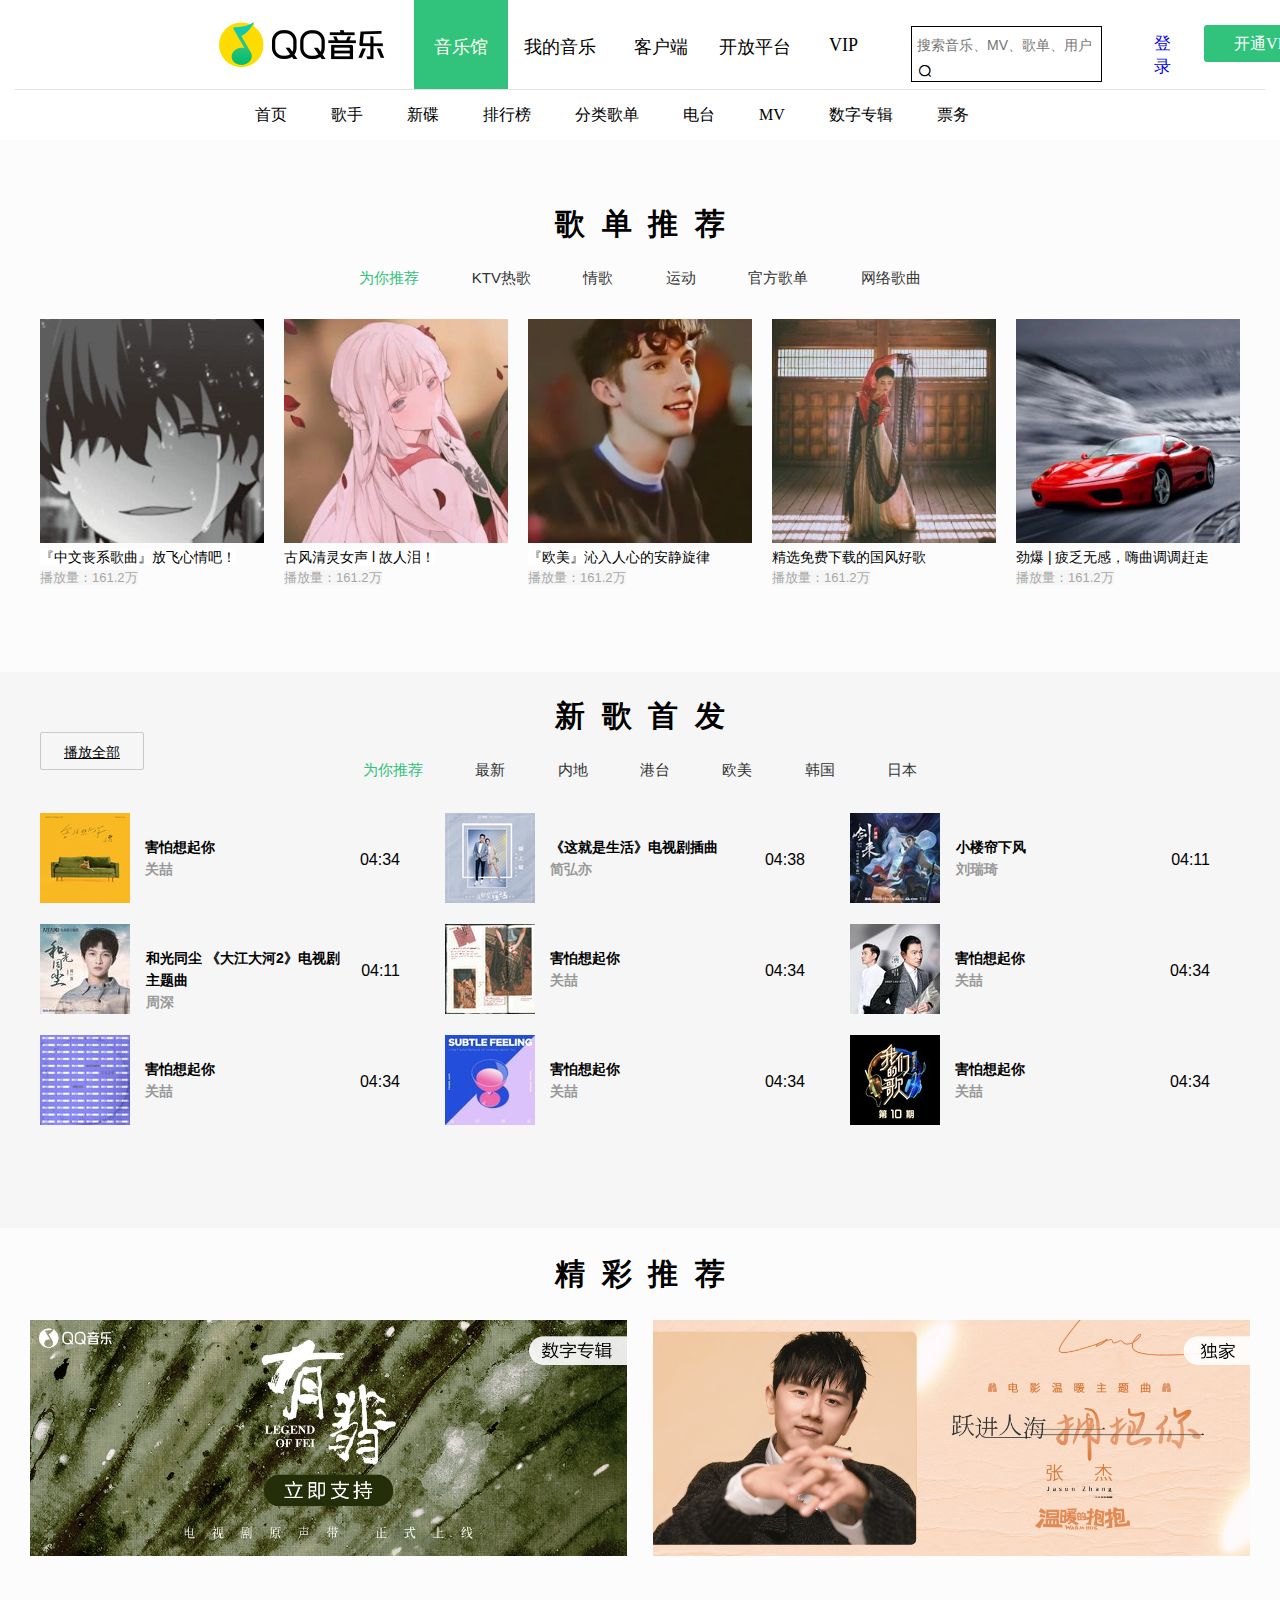
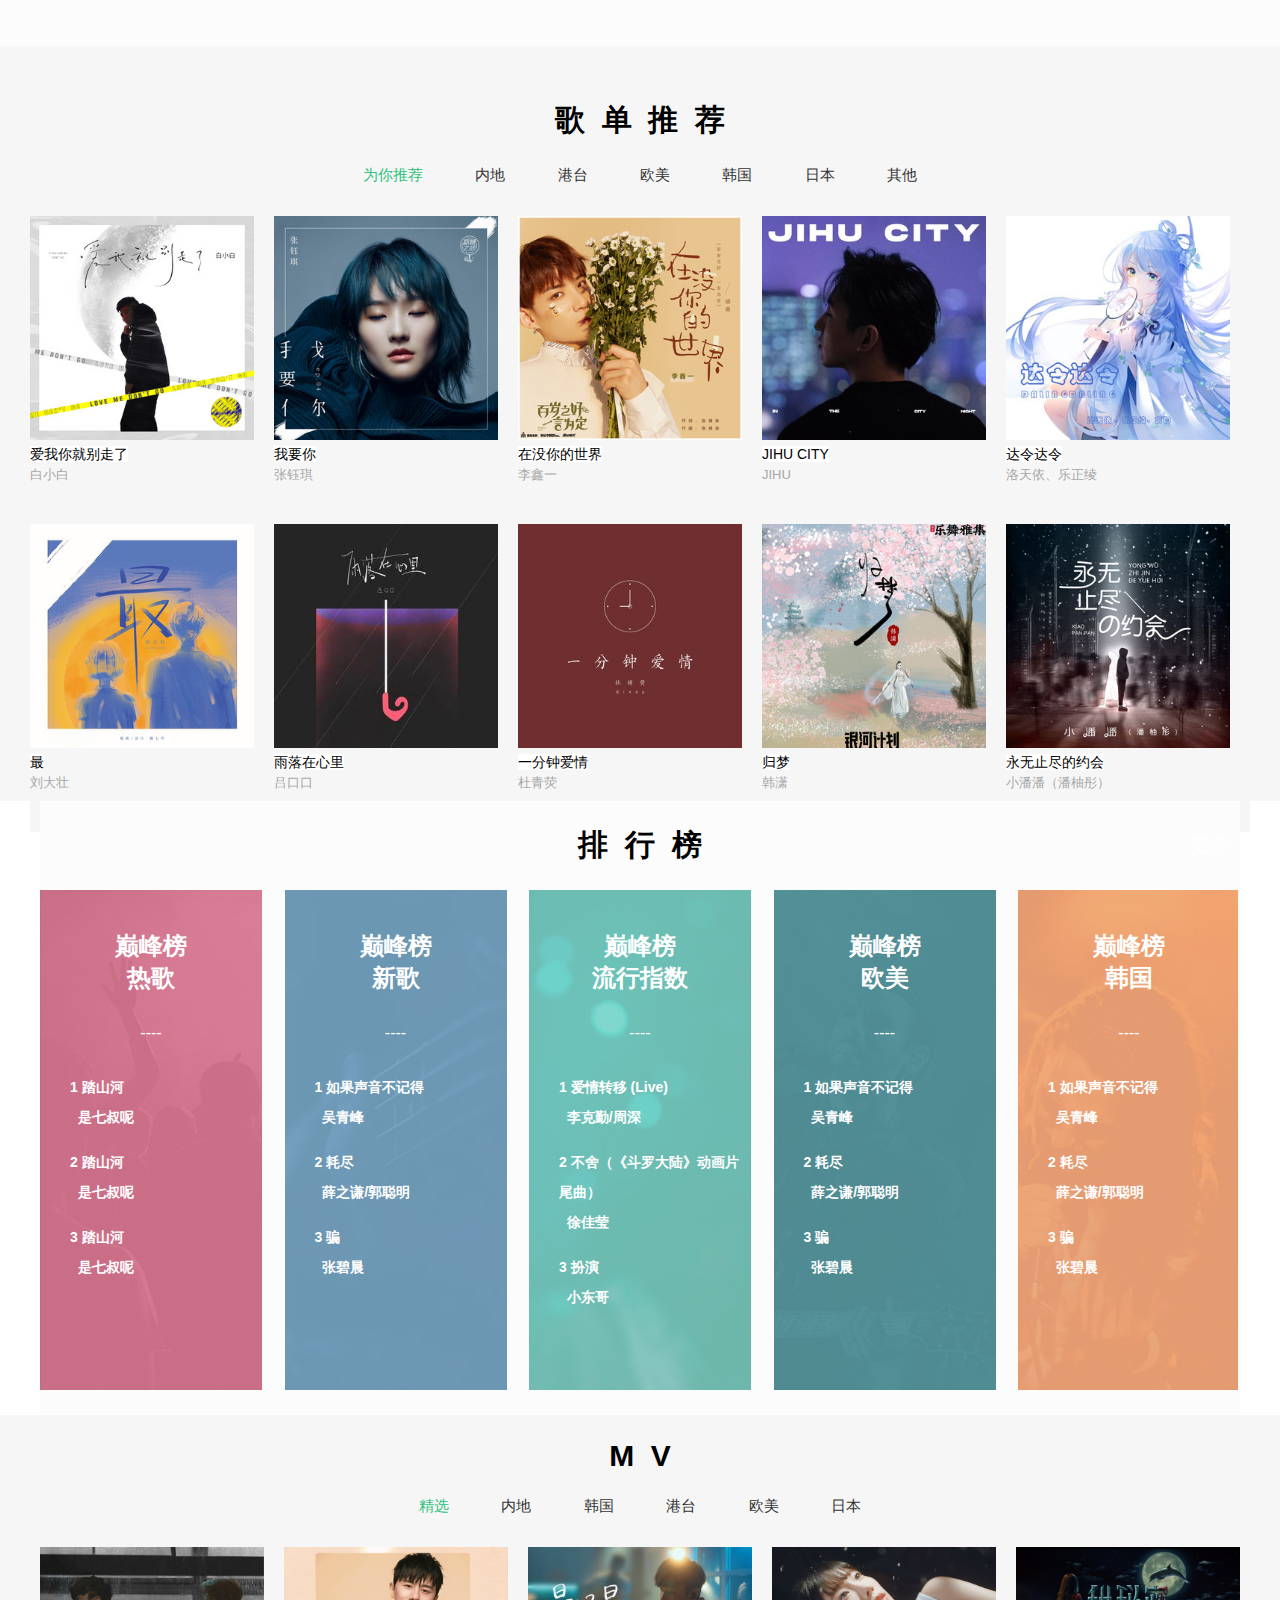
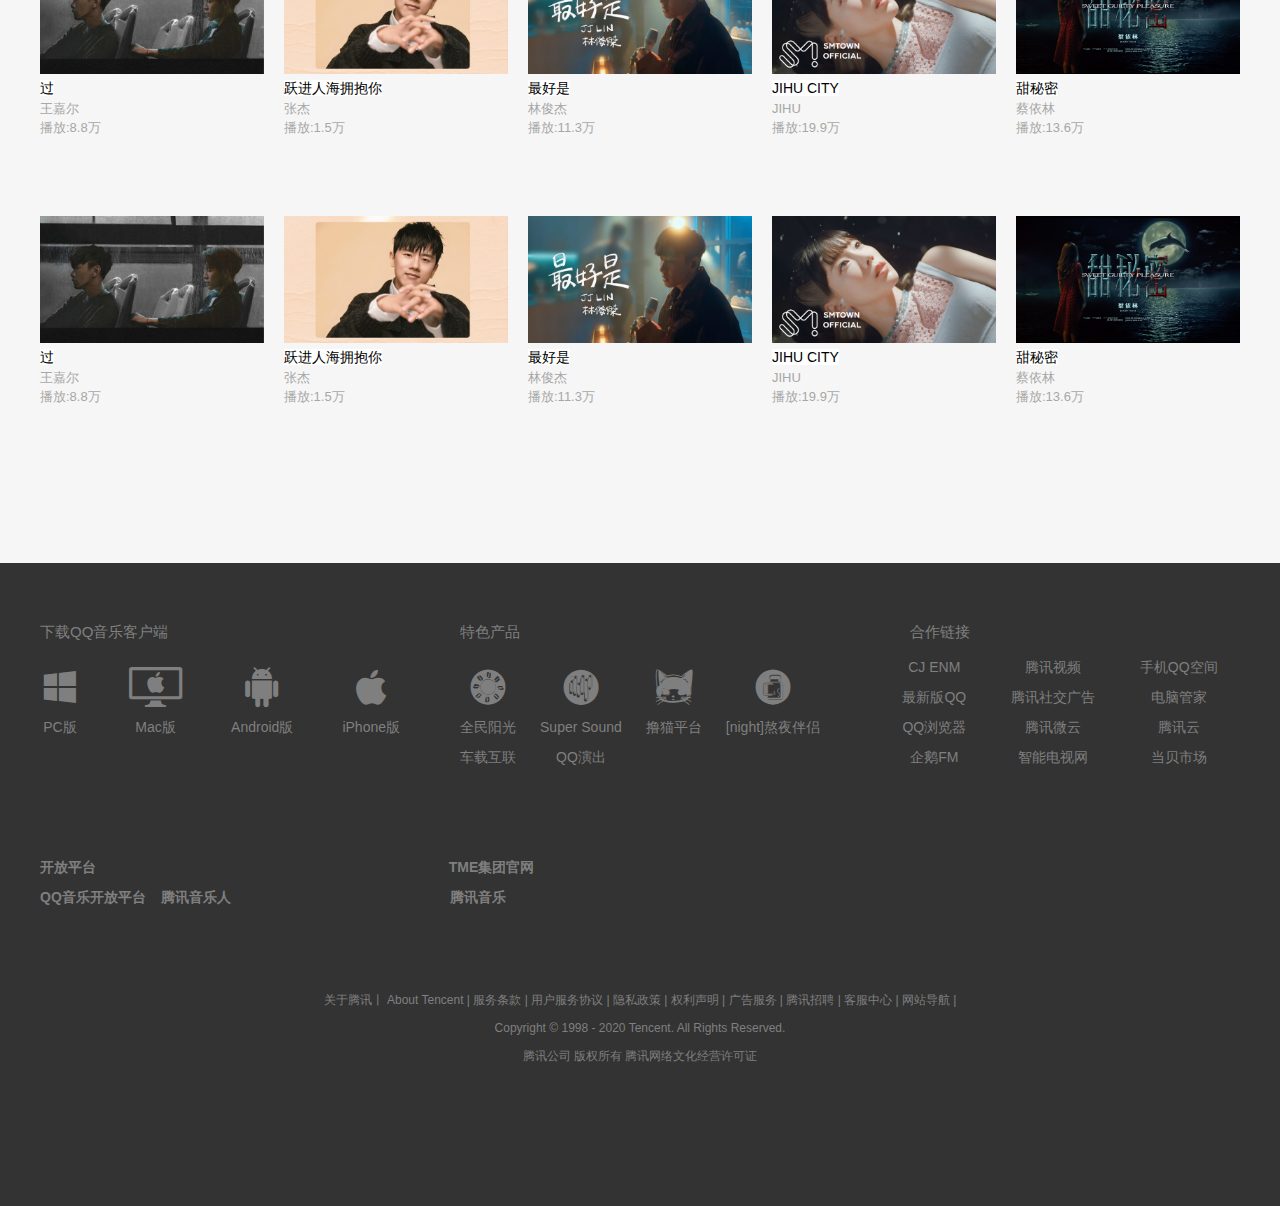
<file: index.html>
<!DOCTYPE html>
<html>
	<head>
		<meta charset="utf-8">
		<title>QQ音乐-千万正版音乐</title>
		<link rel="stylesheet" type="text/css" href="css/qq.css"/>
		<link rel="stylesheet" type="text/css" href="font_ni98t11ue8p/iconfont.css"/>
	</head>
	<body>
		
		
		<div id="app">
			
			<div id="heade">
				<div class="heade">
					<div class="heade_left">
						<img src="img/logo.png" >
						<ul class="heade_wen">
							<li><a href="#"  class="top_nav_wen1 yinyue">音乐馆</a></li>
							<li><a href="#" class="top_nav_wen2">我的音乐</a></li>
							<li><a href="#" class="top_nav_wen3">客户端</a></li>
							<li><a href="#" class="top_nav_wen4">开放平台</a></li>
							<li><a href="#" class="top_nav_wen5">VIP</a></li>
						</ul>
						
						
					</div>
					
					<div class="heade_right">
						<div id="input">
							<input type="" class="nav_input" placeholder="搜索音乐、MV、歌单、用户"/>
						<button type="button" class="nav_button" ><span class="iconfont icon-sousuo"></span></button>
						</div>
						
						<div id="login">
							<p><a href="#" class="denglu">登录</a></p>
						</div>
						<div id="nav_kai">
							
							<span>
					<a href="#" class="b_kai" style="color:#FFFFFF;">开通VIP</a>
							<span id="t1" class="iconfont icon-sanjiaoxia" style="bg"></span>
							</span>	
						<div class="nav_chong">	
							<span 
								
							<a href="#" class="b_chong">充值</a>
							<span id="t2" class="iconfont icon-sanjiaoxia"></span>
							</span>
						</div>
						
					</div>
					

					
						
				</div>
		  </div>
		
			<div id="top">
				<div class="top">
					<div class="top_t1">
										
										<ul class="top_wen">
											<li><a href="#">首页</a></li>
											<li><a href="#">歌手</a></li>
											<li><a href="#">新碟</a></li>
											<li><a href="#">排行榜</a></li>
											<li><a href="#">分类歌单</a></li>
											<li><a href="#">电台</a></li>
											<li><a href="#">MV</a></li>
											<li><a href="#">数字专辑</a></li>
											<li><a href="#">票务</a></li>
										</ul>
										</div>
				</div>
			</div>
		
			
			<div id="section">
				<div class="section">
					<div class="section_bt">
						<h2>歌&nbsp;&nbsp;单&nbsp;&nbsp;推&nbsp;&nbsp;荐</h2>
					</div>
					<div class="section_tab">
						<a href="#" class="section_tab_wt section_tab_yanse">为你推荐</a>
						<a href="#" class="section_tab_wt">KTV热歌</a>
						<a href="#" class="section_tab_wt">情歌</a>
						<a href="#" class="section_tab_wt">运动</a>
						<a href="#" class="section_tab_wt">官方歌单</a>
						<a href="#" class="section_tab_wt">网络歌曲</a>
					</div>
					<div class="section_bd">
						
						<div>
							<img src="img/1.jpg" class="tupiandaxiao" >
							<div>
							<span ><a href="#" class="section_bd_w1 ">『中文丧系歌曲』放飞心情吧！</a></span></div>
							<div>
								<span class="section_bd_w11">播放量：161.2万 </span>
							</div>
						</div>
						<div>
							<img src="img/2.jpg" class="tupiandaxiao" >
							<div>
							<span ><a href="#" class="section_bd_w1">古风清灵女声 l 故人泪！</a></span></div>
							<div>
								<span class="section_bd_w11">播放量：161.2万 </span>
							</div>
						</div>
						<div>
							<img src="img/3.jpg" class="tupiandaxiao" >
							<div>
							<span ><a href="#" class="section_bd_w1">『欧美』沁入人心的安静旋律</a></span></div>
							<div>
								<span class="section_bd_w11">播放量：161.2万 </span>
							</div>
						</div>
						<div>
							<img src="img/4.jpg" class="tupiandaxiao" >
							<div>
							<span ><a href="#" class="section_bd_w1">精选免费下载的国风好歌</a></span></div>
							<div>
								<span class="section_bd_w11">播放量：161.2万</span>
							</div>
						</div>
						<div>
							<img src="img/5.jpg" class="tupiandaxiao" >
							<div>
							<span ><a href="#" class="section_bd_w1">劲爆 | 疲乏无感，嗨曲调调赶走</a></span></div>
							<div>
								<span  class="section_bd_w11">播放量：161.2万 </span>
							</div>
						</div>
						
					</div>
					
					
				</div>
			</div>
		
			<div id="bangdan">
				<div class="bangdan">
					<div class="section_bt">
						<h2>新&nbsp;&nbsp;歌&nbsp;&nbsp;首&nbsp;&nbsp;发</h2>
					</div>
					<div class="section_tab">
						<a href="#" class="section_tab_wt section_tab_yanse">为你推荐</a>
						<a href="#" class="section_tab_wt">最新</a>
						<a href="#" class="section_tab_wt">内地</a>
						<a href="#" class="section_tab_wt">港台</a>
						<a href="#" class="section_tab_wt">欧美</a>
						<a href="#" class="section_tab_wt">韩国</a>
						<a href="#" class="section_tab_wt">日本</a>
					</div>
					<a href="#" class="bfqb">播放全部</a>
					
					<div class="section_bd">
						<div class="section_bd1">
							<div><img src="./img/2-1.jpg" ></div>
							<div class="section_bd1_w">
								<div class="section_bd1_wz">
								<h3><a href="#" class="section_bd1_w1">害怕想起你</a></h3></div>
								<div><h3><a href="#" class="section_bd1_w2">关喆</a></h3></div>
							</div>
							<div class="">04:34</div>
						</div>
						<div class="section_bd1">
							<div><img src="./img/2-2.jpg" ></div>
							<div class="section_bd1_w">
								<div class="section_bd1_wz">
								<h3><a href="#" class="section_bd1_w1">《这就是生活》电视剧插曲</a></h3></div>
								<div><h3><a href="#" class="section_bd1_w2">简弘亦</a></h3></div>
							</div>
							<div class="">04:38</div>
						</div>
						<div class="section_bd1">
							<div><img src="./img/2-3.jpg" ></div>
							<div class="section_bd1_w">
								<div class="section_bd1_wz">
								<h3><a href="#" class="section_bd1_w1">小楼帘下风</a></h3></div>
								<div><h3><a href="#" class="section_bd1_w2">刘瑞琦</a></h3></div>
							</div>
							<div class="">04:11</div>
						</div>
						<div class="section_bd1">
							<div><img src="./img/2-4.jpg" ></div>
							<div class="section_bd1_w">
								<div class="section_bd1_wz">
								<h3><a href="#" class="section_bd1_w1">和光同尘  《大江大河2》电视剧主题曲</a></h3></div>
								<div><h3><a href="#" class="section_bd1_w2">周深</a></h3></div>
							</div>
							<div class="">04:11</div>
						</div>
						<div class="section_bd1">
							<div><img src="./img/2-5.jpg" ></div>
							<div class="section_bd1_w">
								<div class="section_bd1_wz">
								<h3><a href="#" class="section_bd1_w1">害怕想起你</a></h3></div>
								<div><h3><a href="#" class="section_bd1_w2">关喆</a></h3></div>
							</div>
							<div class="">04:34</div>
						</div>
						<div class="section_bd1">
							<div><img src="./img/2-6.jpg" ></div>
							<div class="section_bd1_w">
								<div class="section_bd1_wz">
								<h3><a href="#" class="section_bd1_w1">害怕想起你</a></h3></div>
								<div><h3><a href="#" class="section_bd1_w2">关喆</a></h3></div>
							</div>
							<div class="">04:34</div>
						</div>
						<div class="section_bd1">
							<div><img src="./img/2-7.jpg" ></div>
							<div class="section_bd1_w">
								<div class="section_bd1_wz">
								<h3><a href="#" class="section_bd1_w1">害怕想起你</a></h3></div>
								<div><h3><a href="#" class="section_bd1_w2">关喆</a></h3></div>
							</div>
							<div class="">04:34</div>
						</div>
						<div class="section_bd1">
							<div><img src="./img/2-8.jpg" ></div>
							<div class="section_bd1_w">
								<div class="section_bd1_wz">
								<h3><a href="#" class="section_bd1_w1">害怕想起你</a></h3></div>
								<div><h3><a href="#" class="section_bd1_w2">关喆</a></h3></div>
							</div>
							<div class="">04:34</div>
						</div>
						<div class="section_bd1">
							<div><img src="./img/2-9.jpg" ></div>
							<div class="section_bd1_w">
								<div class="section_bd1_wz">
								<h3><a href="#" class="section_bd1_w1">害怕想起你</a></h3></div>
								<div><h3><a href="#" class="section_bd1_w2">关喆</a></h3></div>
							</div>
							<div class="">04:34</div>
						</div>
					</div>
				</div>
			</div>
		  <div id="lunbotu">
				<div class="lubotu">
					<div class="section_bt">
						<h2>精&nbsp;&nbsp;彩&nbsp;&nbsp;推&nbsp;&nbsp;荐</h2>
					</div>
					<div class="lubotu_t">
						<div>
							<a href="#"><img src="img/3-1.jpg" ></a>
						</div>
						<div>
							<a href="#"><img src="img/3-2.jpg" ></a>
						</div>
					</div>
					
				</div>
			</div>
		
	    <div id="xindie">
				<div class="xindie">
					<div class="section_bt">
						<h2>歌&nbsp;&nbsp;单&nbsp;&nbsp;推&nbsp;&nbsp;荐</h2>
					</div>
					<div class="section_tab">
						<a href="#" class="section_tab_wt section_tab_yanse">为你推荐</a>
						<a href="#" class="section_tab_wt">内地</a>
						<a href="#" class="section_tab_wt">港台</a>
						<a href="#" class="section_tab_wt">欧美</a>
						<a href="#" class="section_tab_wt">韩国</a>
						<a href="#" class="section_tab_wt">日本</a>
						<a href="#" class="section_tab_wt">其他</a>
					</div>
					
					<div class="xindie_t">
						<div>
							<img src="./img/4-1.jpg"  class="xindie_t_1">
							<p><a href="#" class="section_bd_w1">爱我你就别走了</a></p>
							<p><a href="#"  class="section_bd_w11">白小白</a></p>
						</div>
						<div>
							<img src="./img/4-2.jpg"  class="xindie_t_1">
							<p><a href="#" class="section_bd_w1">我要你</a></p>
							<p><a href="#" class="section_bd_w11">张钰琪</a></p>
						</div>
						<div>
							<img src="./img/4-3.jpg"  class="xindie_t_1">
							<p><a href="#" class="section_bd_w1">在没你的世界</a></p>
							<p><a href="#" class="section_bd_w11">李鑫一</a></p>
						</div>
						<div>
							<img src="./img/4-4.jpg"  class="xindie_t_1">
							<p><a href="#" class="section_bd_w1">JIHU CITY</a></p>
							<p><a href="#" class="section_bd_w11">JIHU</a></p>
						</div>
						<div>
							<img src="./img/4-5.jpg" class="xindie_t_1" >
							<p><a href="#" class="section_bd_w1">达令达令</a></p>
							<p><a href="#" class="section_bd_w11">洛天依、乐正绫</a></p>
						</div>
						<div>
							<img src="./img/4-6.jpg"  class="xindie_t_1">
							<p><a href="#" class="section_bd_w1">最</a></p>
							<p><a href="#" class="section_bd_w11">刘大壮</a></p>
						</div>
						<div>
							<img src="./img/4-7.jpg"  class="xindie_t_1">
							<p><a href="#" class="section_bd_w1">雨落在心里</a></p>
							<p><a href="#" class="section_bd_w11">吕口口</a></p>
						</div>
						<div>
							<img src="./img/4-8.jpg"  class="xindie_t_1">
							<p><a href="#" class="section_bd_w1">一分钟爱情</a></p>
							<p><a href="#" class="section_bd_w11">杜青荧</a></p>
						</div>
						<div>
							<img src="./img/4-9.jpg"  class="xindie_t_1">
							<p><a href="#" class="section_bd_w1">归梦</a></p>
							<p><a href="#" class="section_bd_w11">韩潇</a></p>
						</div>
						<div>
							<img src="./img/4-10.jpg"  class="xindie_t_1">
							<p><a href="#" class="section_bd_w1">永无止尽的约会</a></p>
							<p><a href="#" class="section_bd_w11">小潘潘（潘柚彤）</a></p>
						</div>
					</div>
					
				</div>
			</div>	
		
		
			<div id="phb">
				<div class="phb">
					<div class="section_bt">
						<h2>排&nbsp;&nbsp;行&nbsp;&nbsp;榜</h2>
						<a href="#" class="gd">更多</a>
					</div>
					
					<div class="phb_zhu">
						<div class="phb_zhu_1">
							<div class="phb_zhu_t phb_zhu_b">
								<h2>巅峰榜</h2>
								<h2><a href="#">热歌</a></h2>
							</div>
							<div class=" phb_zhu_b">----</div>
							<div class=" phb_zhu_b phb_zhu_l">
								<h4><a href="#">1 踏山河</a><br><a href="#">&nbsp;&nbsp;是七叔呢</a></h4>
								<h4><a href="#">2 踏山河</a><br><a href="#">&nbsp;&nbsp;是七叔呢</a></h4>
								<h4><a href="#">3 踏山河</a><br><a href="#">&nbsp;&nbsp;是七叔呢</a></h4>
							</div>
							
						</div>
						<div class="phb_zhu_2">
							<div class="phb_zhu_t phb_zhu_b">
								<h2>巅峰榜</h2>
								<h2><a href="#">新歌</a></h2>
							</div>
							<div class=" phb_zhu_b">----</div>
							<div class=" phb_zhu_b phb_zhu_l">
								<h4><a href="#">1 如果声音不记得</a><br><a href="#">&nbsp;&nbsp;吴青峰</a></h4>
								<h4><a href="#">2 耗尽</a><br><a href="#">&nbsp;&nbsp;薛之谦/郭聪明</a></h4>
								<h4><a href="#">3 骗</a><br><a href="#">&nbsp;&nbsp;张碧晨</a></h4>
							</div>
						</div>
						<div class="phb_zhu_3">
							<div class="phb_zhu_t phb_zhu_b">
								<h2>巅峰榜</h2>
								<h2><a href="#">流行指数</a></h2>
							</div>
							<div class=" phb_zhu_b">----</div>
							<div class=" phb_zhu_b phb_zhu_l">
								<h4><a href="#">1 爱情转移 (Live)</a><br><a href="#">&nbsp;&nbsp;李克勤/周深</a></h4>
								<h4><a href="#">2 不舍（《斗罗大陆》动画片尾曲）</a><br><a href="#">&nbsp;&nbsp;徐佳莹</a></h4>
								<h4><a href="#">3 扮演</a><br><a href="#">&nbsp;&nbsp;小东哥</a></h4>
							</div>
						</div>
						<div class="phb_zhu_4">
							<div class="phb_zhu_t phb_zhu_b">
								<h2>巅峰榜</h2>
								<h2><a href="#">欧美</a></h2>
							</div>
							<div class=" phb_zhu_b">----</div>
							<div class=" phb_zhu_b phb_zhu_l">
								<h4><a href="#">1 如果声音不记得</a><br><a href="#">&nbsp;&nbsp;吴青峰</a></h4>
								<h4><a href="#">2 耗尽</a><br><a href="#">&nbsp;&nbsp;薛之谦/郭聪明</a></h4>
								<h4><a href="#">3 骗</a><br><a href="#">&nbsp;&nbsp;张碧晨</a></h4>
							</div>
						</div>
						<div class="phb_zhu_5">
							<div class="phb_zhu_t phb_zhu_b">
								<h2>巅峰榜</h2>
								<h2><a href="#">韩国</a></h2>
							</div>
							<div class=" phb_zhu_b">----</div>
							<div class=" phb_zhu_b phb_zhu_l">
								<h4><a href="#">1 如果声音不记得</a><br><a href="#">&nbsp;&nbsp;吴青峰</a></h4>
								<h4><a href="#">2 耗尽</a><br><a href="#">&nbsp;&nbsp;薛之谦/郭聪明</a></h4>
								<h4><a href="#">3 骗</a><br><a href="#">&nbsp;&nbsp;张碧晨</a></h4>
							</div>
						</div>
					</div>
				</div>
			</div>
		
			<div id="mv">
				<div class="mv">
					<div class="section_bt">
						<h2>M&nbsp;&nbsp;V</h2>
					</div>
					<div class="section_tab">
						<a href="#" class="section_tab_wt section_tab_yanse">精选</a>
						<a href="#" class="section_tab_wt">内地</a>
						<a href="#" class="section_tab_wt">韩国</a>
						<a href="#" class="section_tab_wt">港台</a>
						<a href="#" class="section_tab_wt">欧美</a>
						<a href="#" class="section_tab_wt">日本</a>
					
					</div>
					
					<div class="xindie_t">
						<div>
							<img src="./img/5-1.jpg"  class="mv_t_1">
							<p><a href="#" class="section_bd_w1">过</a></p>
							<p><a href="#"  class="section_bd_w11">王嘉尔</a></p>
							<p class="section_bd_w11">播放:8.8万</p>
						</div>
						<div>
							<img src="./img/5-2.jpg"  class="mv_t_1">
							<p><a href="#" class="section_bd_w1">跃进人海拥抱你</a></p>
							<p><a href="#" class="section_bd_w11">张杰</a></p>
							<p class="section_bd_w11">播放:1.5万</p>
						</div>
						<div>
							<img src="./img/5-3.jpg"  class="mv_t_1">
							<p><a href="#" class="section_bd_w1">最好是</a></p>
							<p><a href="#" class="section_bd_w11">林俊杰</a></p>
							<p class="section_bd_w11">播放:11.3万</p>
						</div>
						<div>
							<img src="./img/5-4.jpg"  class="mv_t_1">
							<p><a href="#" class="section_bd_w1">JIHU CITY</a></p>
							<p><a href="#" class="section_bd_w11">JIHU</a></p>
							<p class="section_bd_w11">播放:19.9万</p>
						</div>
						<div>
							<img src="./img/5-5.jpg" class="mv_t_1" >
							<p><a href="#" class="section_bd_w1">甜秘密</a></p>
							<p><a href="#" class="section_bd_w11">蔡依林</a></p>
							<p class="section_bd_w11">播放:13.6万</p>
						</div>
						<div>
							<img src="./img/5-1.jpg"  class="mv_t_1">
							<p><a href="#" class="section_bd_w1">过</a></p>
							<p><a href="#"  class="section_bd_w11">王嘉尔</a></p>
							<p class="section_bd_w11">播放:8.8万</p>
						</div>
						<div>
							<img src="./img/5-2.jpg"  class="mv_t_1">
							<p><a href="#" class="section_bd_w1">跃进人海拥抱你</a></p>
							<p><a href="#" class="section_bd_w11">张杰</a></p>
							<p class="section_bd_w11">播放:1.5万</p>
						</div>
						<div>
							<img src="./img/5-3.jpg"  class="mv_t_1">
							<p><a href="#" class="section_bd_w1">最好是</a></p>
							<p><a href="#" class="section_bd_w11">林俊杰</a></p>
							<p class="section_bd_w11">播放:11.3万</p>
						</div>
						<div>
							<img src="./img/5-4.jpg"  class="mv_t_1">
							<p><a href="#" class="section_bd_w1">JIHU CITY</a></p>
							<p><a href="#" class="section_bd_w11">JIHU</a></p>
							<p class="section_bd_w11">播放:19.9万</p>
						</div>
						<div>
							<img src="./img/5-5.jpg" class="mv_t_1" >
							<p><a href="#" class="section_bd_w1">甜秘密</a></p>
							<p><a href="#" class="section_bd_w11">蔡依林</a></p>
							<p class="section_bd_w11">播放:13.6万</p>
						</div>
						
						<div>
					</div>		
				</div>
			</div>
		
		  </div>
		
			<div id="footer">
				<div class="footer">
					<div class="footer_top">
						<div class="footer_top_1">
							
							<div>
								<p class="t_left color_d">下载QQ音乐客户端</p>
								<div class="footer_top_1_left">
								<div>
										<a href="#" class="font_14"><span class="iconfont icon-pc"></span><br>PC版</a>
								</div>
								<div>
										<a href="#" class="font_14"><span class="iconfont icon-mac"></span><br>Mac版</a>
								</div>	
								<div>
										<a href="#" class="font_14"><span class="iconfont icon-Androidban"></span><br>Android版</a>
										
								</div>
								<div>
										<a href="#" class="font_14"><span class="iconfont icon-iconziti48"></span><br>iPhone版</a>
								</div>
								</div>
							</div>
							<div>
								<p class="t_left color_d">特色产品</p>
								<div class="footer_top_1_left">
								<div>
										<a href="#" class="font_14"><span class="iconfont icon-taiyang"></span><br>全民阳光<br>车载互联 </a>
								</div>
								<div>
										<a href="#" class="font_14"><span class="iconfont icon-tiaodong"></span><br>Super Sound <br>QQ演出</a>
								</div>	
								<div>
										<a href="#" class="font_14"><span class="iconfont icon-aichong06"></span><br>撸猫平台</a>
										
								</div>
								<div>
										<a href="#" class="font_14"><span class="iconfont icon-niunai"></span><br>[night]熬夜伴侣</a>
								</div>
								</div>
							</div>
							<div>
								<p class="t_left_3 color_d">合作链接</p>
								<div class="footer_top_1_left_3">
								<div>
										<p><a href="#" class="font_14">CJ ENM</a></p>
										<p><a href="#" class="font_14">最新版QQ</a></p>
										<p><a href="#" class="font_14">QQ浏览器</a></p>
										<p><a href="#" class="font_14">企鹅FM</a></p>
								</div>
								<div>
										<p><a href="#" class="font_14">腾讯视频</a></p>
										<p><a href="#" class="font_14">腾讯社交广告</a></p>
										<p><a href="#" class="font_14">腾讯微云</a></p>
										<p><a href="#" class="font_14">智能电视网</a></p>
								</div>	
								<div>
										<p><a href="#" class="font_14">手机QQ空间</a></p>
										<p><a href="#" class="font_14">电脑管家</a></p>
										<p><a href="#" class="font_14">腾讯云</a></p>
										<p><a href="#" class="font_14">当贝市场</a></p>
										
								</div>

								</div>
							</div>
						</div>
						<div class="footer_top_2">
							<div class="footer_top_2_top">
								<h5 class="font_14 color_d">开放平台</h5>
								<h5 class="font_14 color_d">TME集团官网</h5>
								<h5></h5><h5></h5>
							</div>
							<div class="footer_top_2_bottom">
								<h5>
									<a href="#" class="font_14">QQ音乐开放平台&nbsp;&nbsp;&nbsp;</a>
									<a href="#" class="font_14">腾讯音乐人</a>
								</h5>
								<h5><a href="#" class="font_14 duiqi">腾讯音乐</a></h5>
								
							</div>
						</div>
					</div>
					<div class="footer_bottom">
						<p>
							<a href="#">关于腾讯</a>丨
							<a href="#">About Tencent</a> |
							<a href="#"> 服务条款</a> | 
							<a href="#"> 用户服务协议</a> | 
							<a href="#"> 隐私政策</a> | 
							<a href="#"> 权利声明</a> | 
							<a href="#"> 广告服务</a> |
							<a href="#"> 腾讯招聘</a> | 
							<a href="#"> 客服中心</a> |
							<a href="#"> 网站导航</a> | 
						</p>
						<p>
							Copyright © 1998 - 2020 Tencent.
							<a href="#"> All Rights Reserved.</a>
						</p>
						<p>
							腾讯公司 
							<a href="#"> 版权所有 </a>
							<a href="#"> 腾讯网络文化经营许可证 </a>
						</p>
					
						
					</div>
				</div>
			</div>
		
		</div>
		
	
	</body>
</html>
</file>
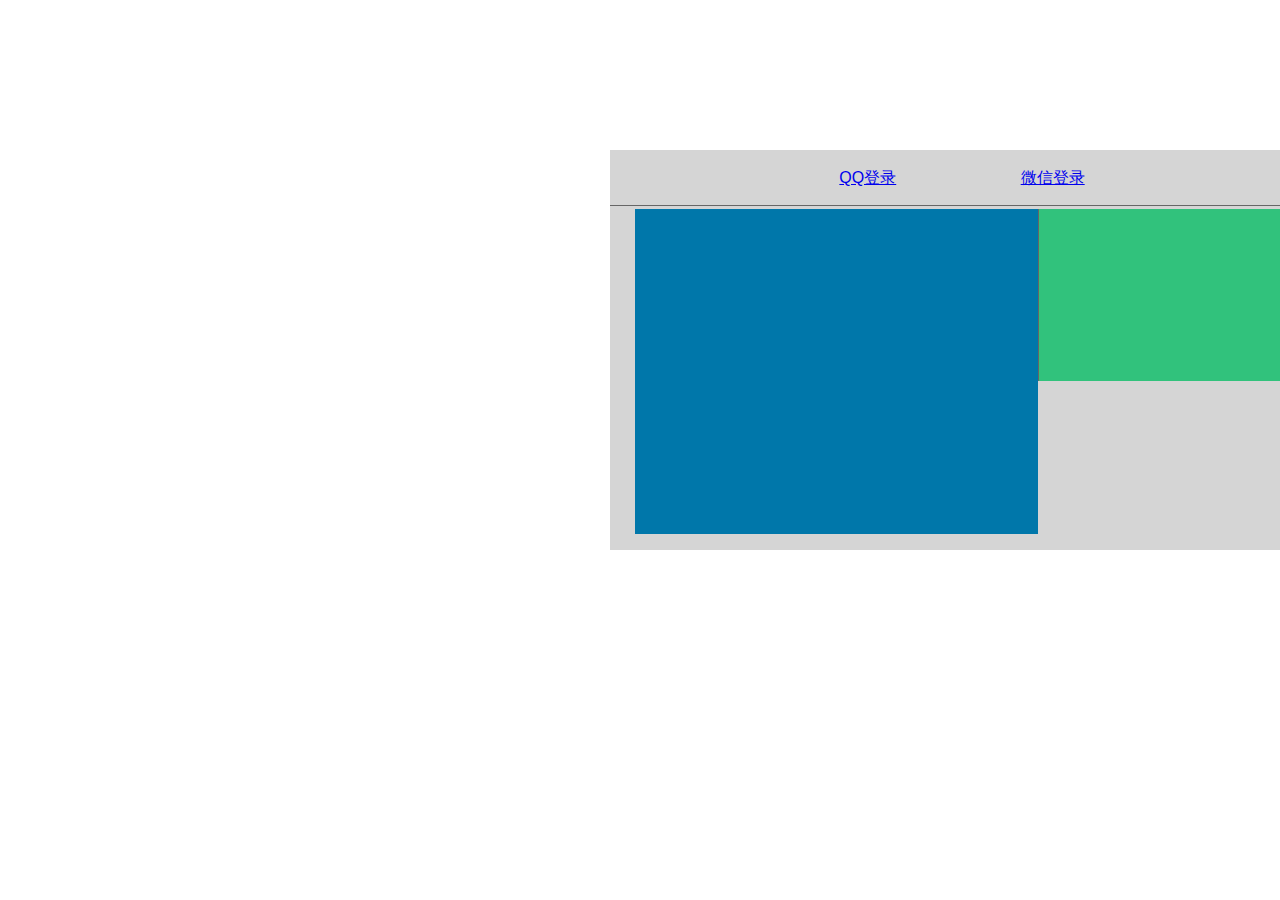
<file: login.html>
<!DOCTYPE html>
<html>
	<head>
		<meta charset="utf-8">
		<title>登录页面</title><link rel="stylesheet" type="text/css" href="css/login.css"/>
	</head>
	<body>
		<div id="login">
			<div class="login">
				<div class="login_header">
					<h>
						<a href="#" class="login_header_ju">QQ登录</a>
						<a href="#" class="login_header_ju">微信登录</a>
					</h>
				</div>
				<div class="login_section">
					<div class="login_left"></div>
					<div class="login_right"></div>
				</div>
			</div>
		</div>
	</body>
</html>
</file>
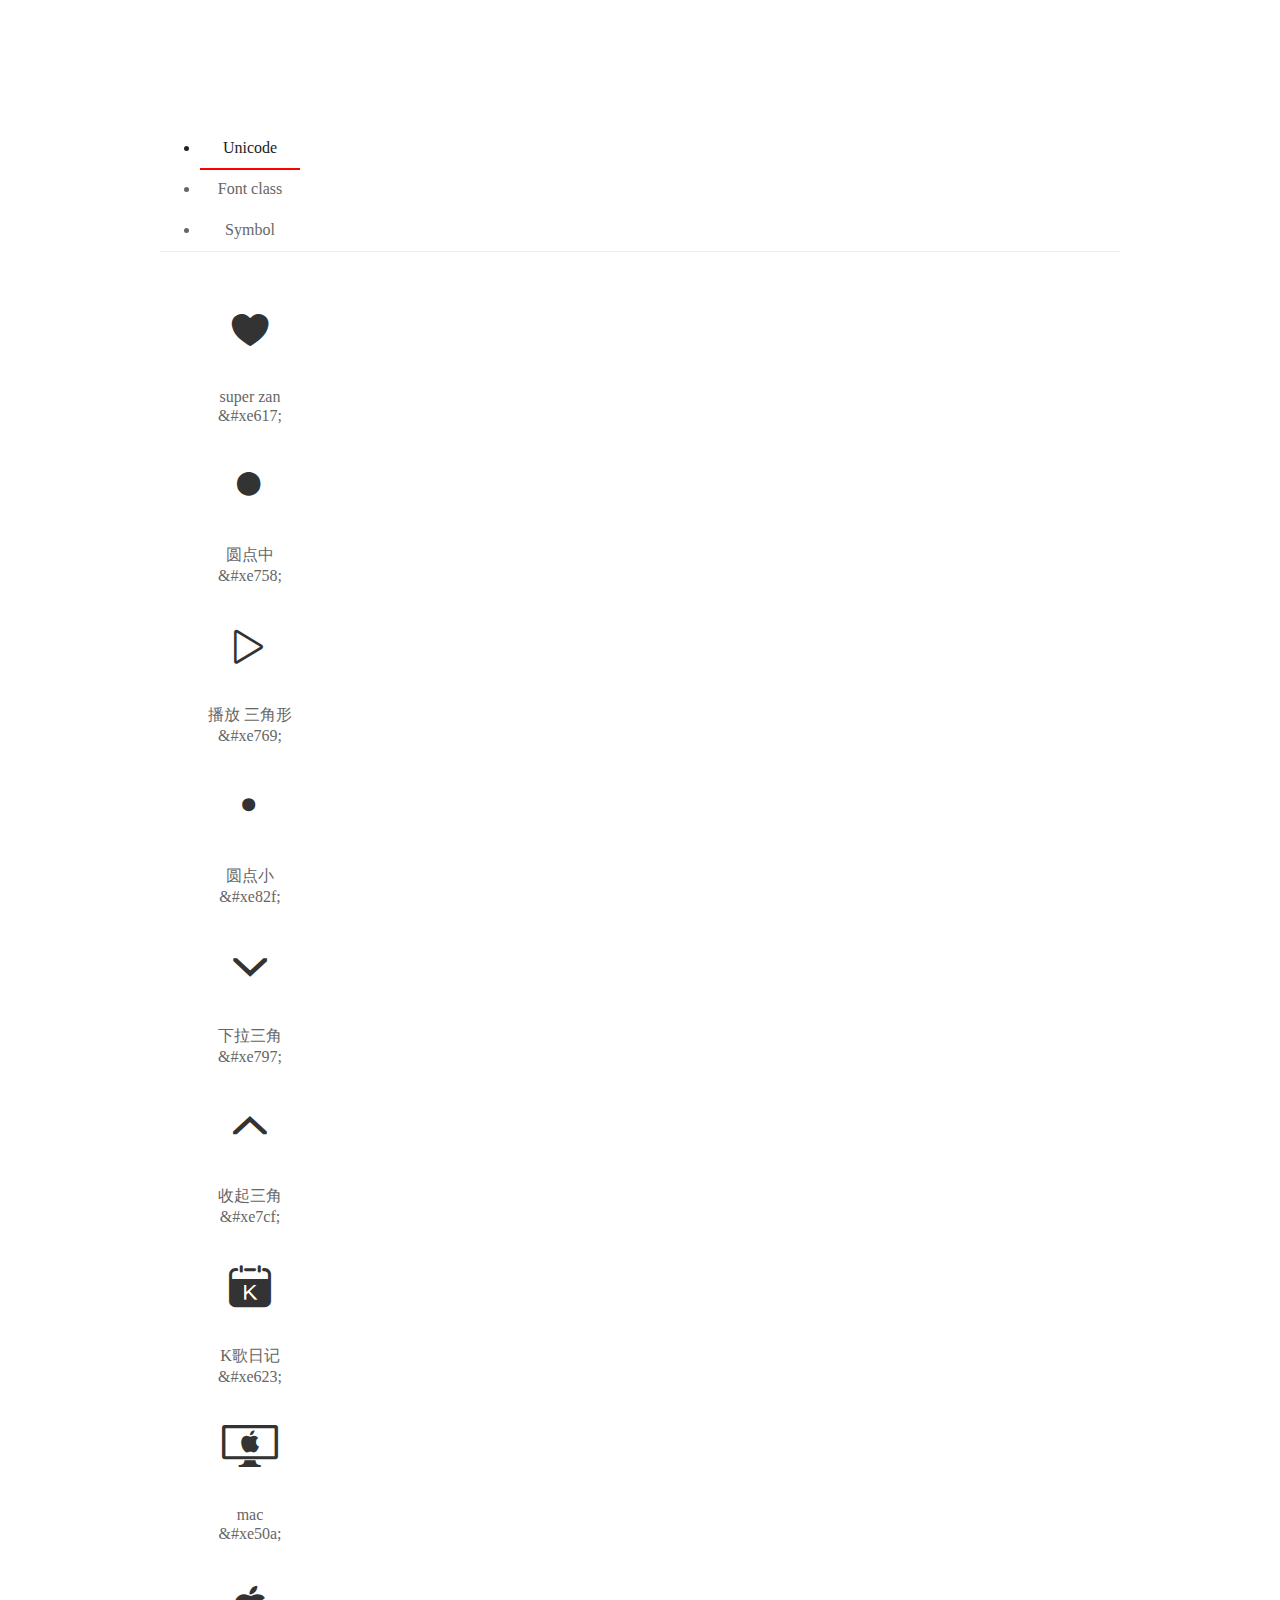
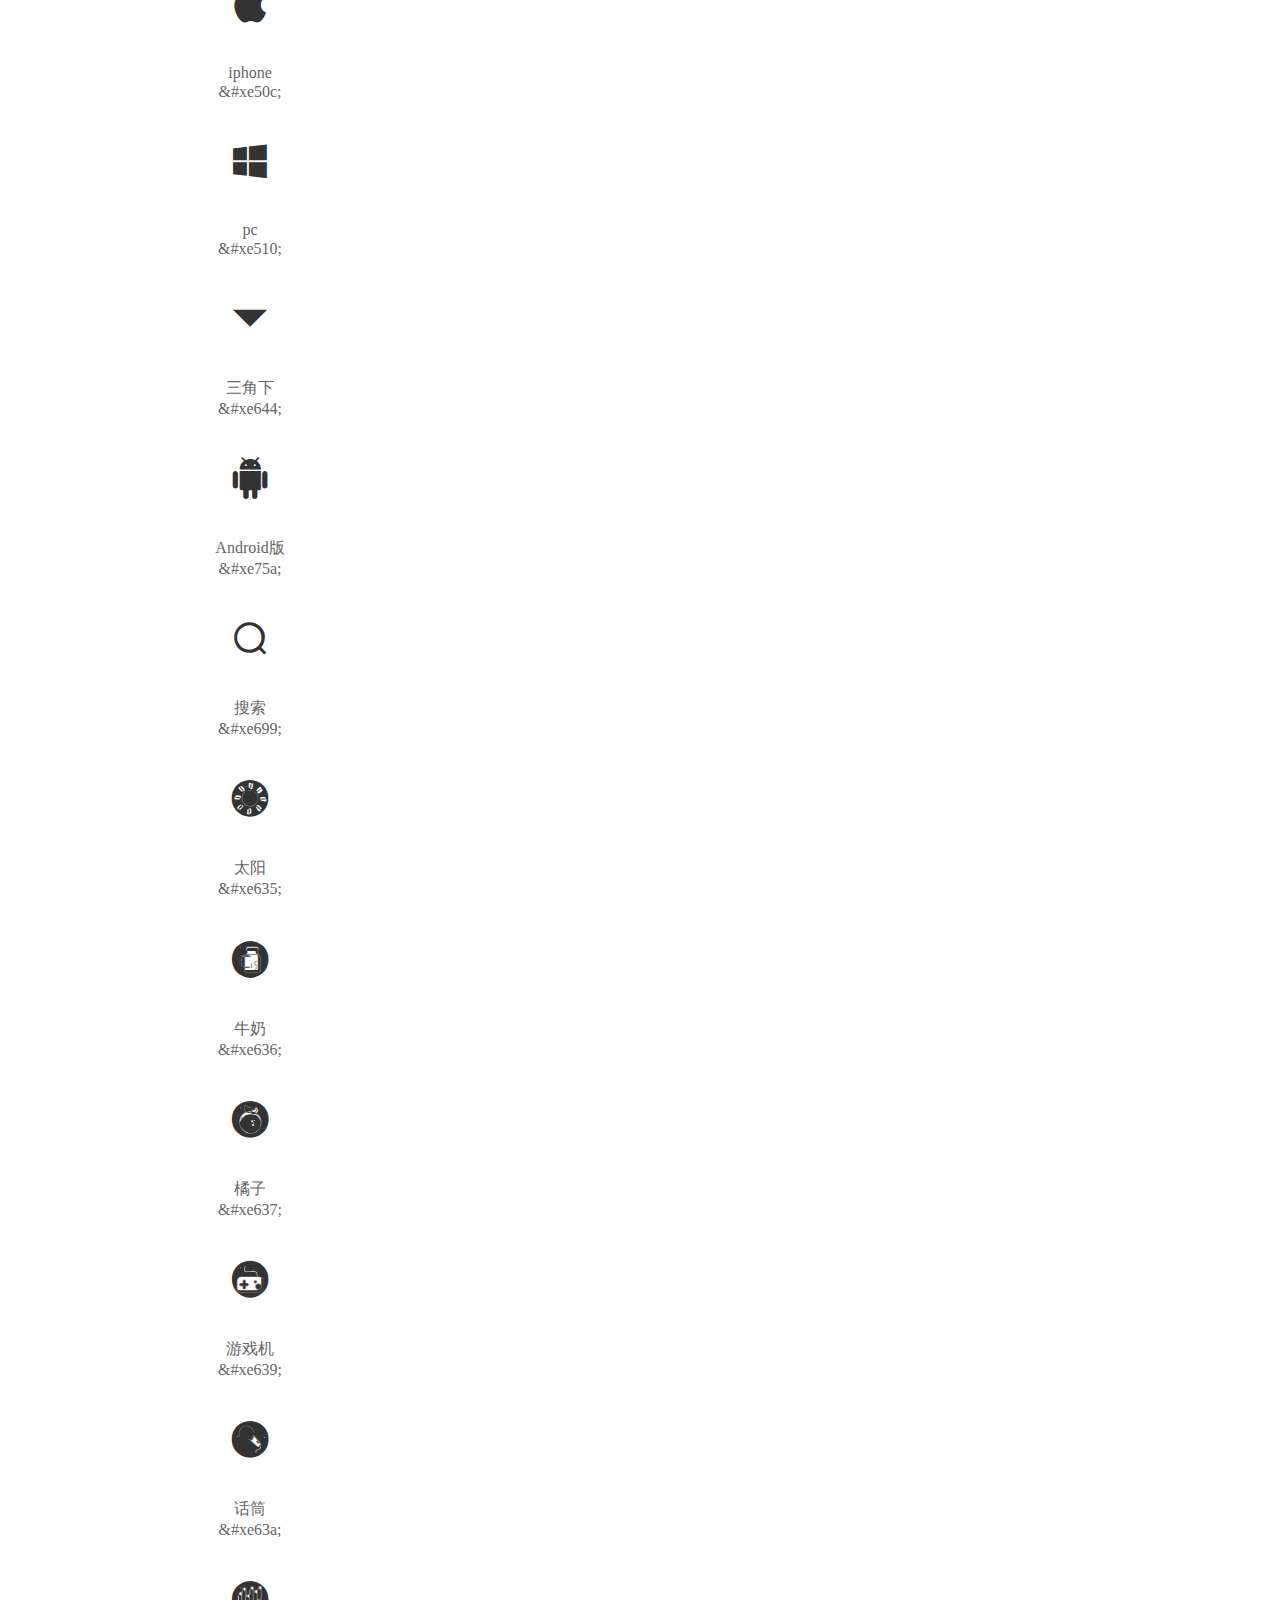
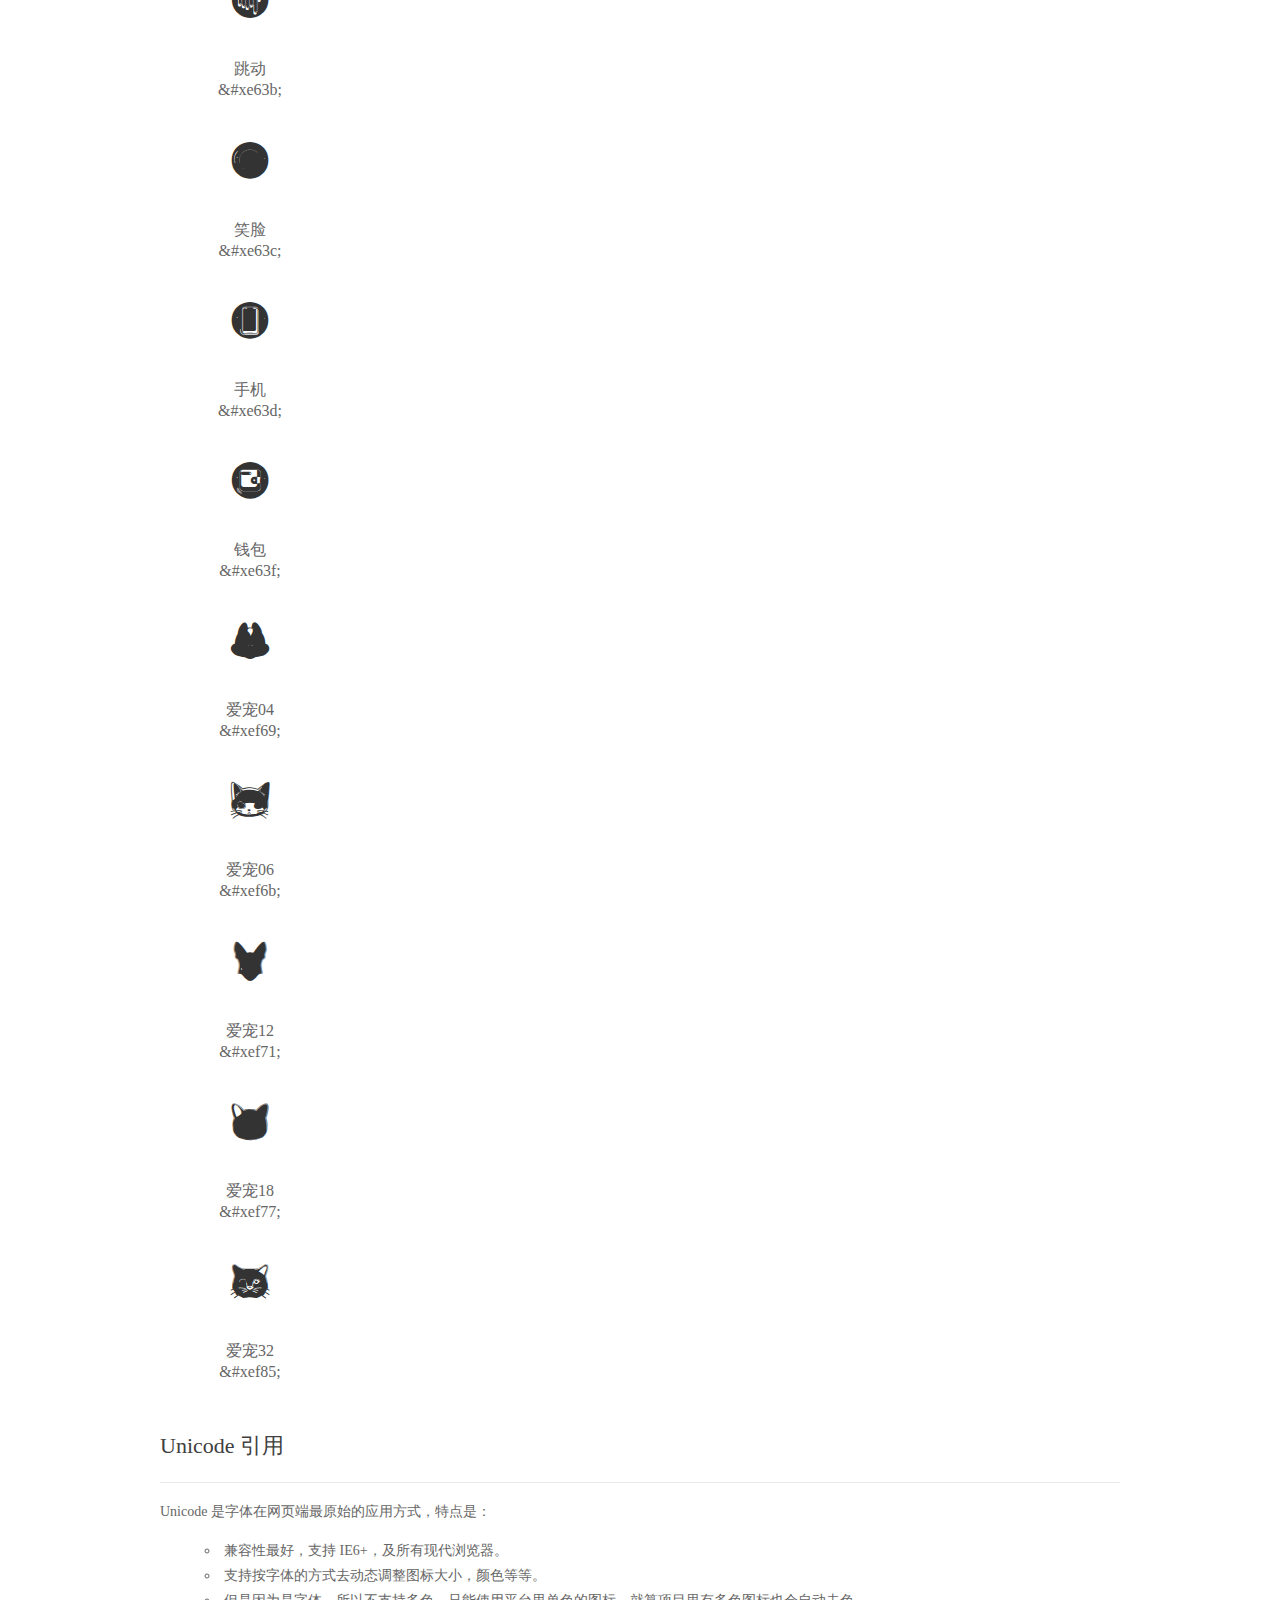
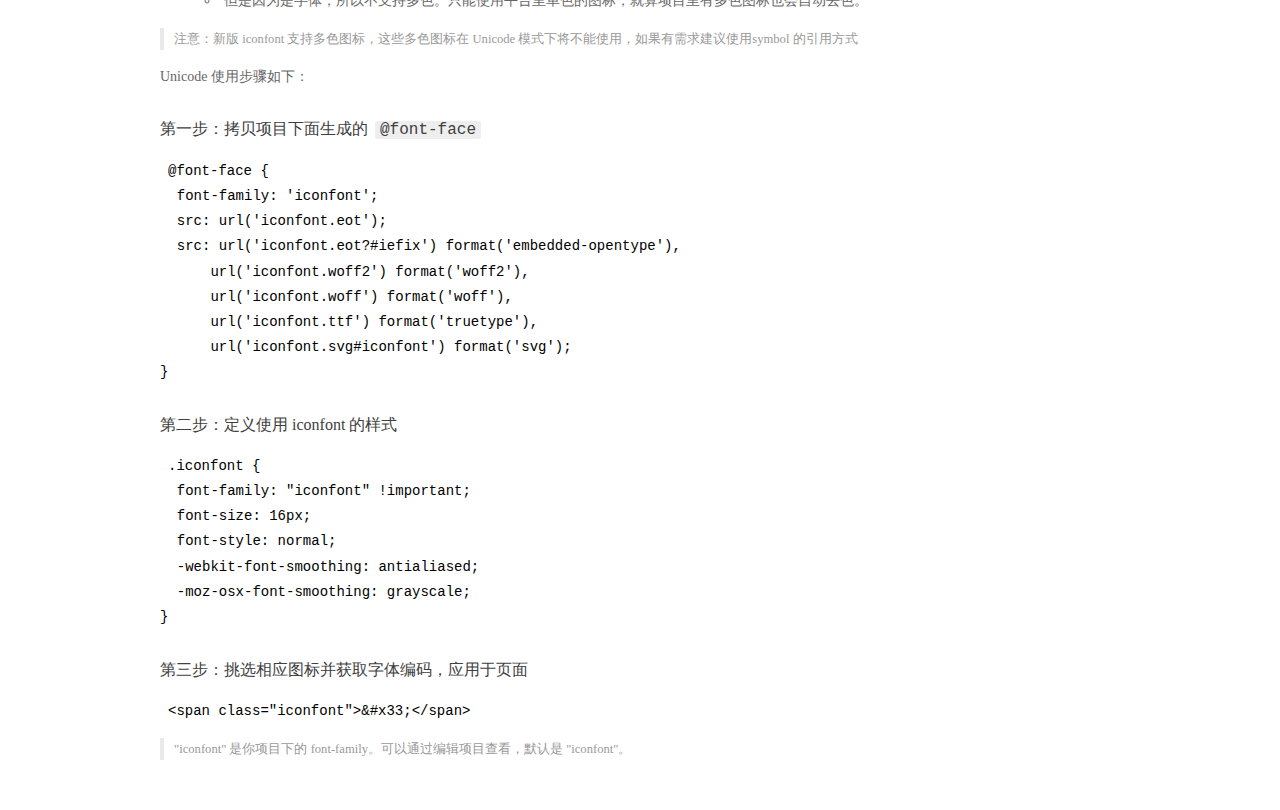
<file: font_ni98t11ue8p/demo_index.html>
<!DOCTYPE html>
<html>
<head>
  <meta charset="utf-8"/>
  <title>IconFont Demo</title>
  <link rel="shortcut icon" href="https://img.alicdn.com/tps/i4/TB1_oz6GVXXXXaFXpXXJDFnIXXX-64-64.ico" type="image/x-icon"/>
  <link rel="stylesheet" href="https://g.alicdn.com/thx/cube/1.3.2/cube.min.css">
  <link rel="stylesheet" href="demo.css">
  <link rel="stylesheet" href="iconfont.css">
  <script src="iconfont.js"></script>
  <!-- jQuery -->
  <script src="https://a1.alicdn.com/oss/uploads/2018/12/26/7bfddb60-08e8-11e9-9b04-53e73bb6408b.js"></script>
  <!-- 代码高亮 -->
  <script src="https://a1.alicdn.com/oss/uploads/2018/12/26/a3f714d0-08e6-11e9-8a15-ebf944d7534c.js"></script>
</head>
<body>
  <div class="main">
    <h1 class="logo"><a href="https://www.iconfont.cn/" title="iconfont 首页" target="_blank">&#xe86b;</a></h1>
    <div class="nav-tabs">
      <ul id="tabs" class="dib-box">
        <li class="dib active"><span>Unicode</span></li>
        <li class="dib"><span>Font class</span></li>
        <li class="dib"><span>Symbol</span></li>
      </ul>
      
    </div>
    <div class="tab-container">
      <div class="content unicode" style="display: block;">
          <ul class="icon_lists dib-box">
          
            <li class="dib">
              <span class="icon iconfont">&#xe617;</span>
                <div class="name">super zan</div>
                <div class="code-name">&amp;#xe617;</div>
              </li>
          
            <li class="dib">
              <span class="icon iconfont">&#xe758;</span>
                <div class="name">圆点中</div>
                <div class="code-name">&amp;#xe758;</div>
              </li>
          
            <li class="dib">
              <span class="icon iconfont">&#xe769;</span>
                <div class="name">播放 三角形</div>
                <div class="code-name">&amp;#xe769;</div>
              </li>
          
            <li class="dib">
              <span class="icon iconfont">&#xe82f;</span>
                <div class="name">圆点小</div>
                <div class="code-name">&amp;#xe82f;</div>
              </li>
          
            <li class="dib">
              <span class="icon iconfont">&#xe797;</span>
                <div class="name">下拉三角</div>
                <div class="code-name">&amp;#xe797;</div>
              </li>
          
            <li class="dib">
              <span class="icon iconfont">&#xe7cf;</span>
                <div class="name">收起三角</div>
                <div class="code-name">&amp;#xe7cf;</div>
              </li>
          
            <li class="dib">
              <span class="icon iconfont">&#xe623;</span>
                <div class="name">K歌日记</div>
                <div class="code-name">&amp;#xe623;</div>
              </li>
          
            <li class="dib">
              <span class="icon iconfont">&#xe50a;</span>
                <div class="name">mac</div>
                <div class="code-name">&amp;#xe50a;</div>
              </li>
          
            <li class="dib">
              <span class="icon iconfont">&#xe50c;</span>
                <div class="name">iphone</div>
                <div class="code-name">&amp;#xe50c;</div>
              </li>
          
            <li class="dib">
              <span class="icon iconfont">&#xe510;</span>
                <div class="name">pc</div>
                <div class="code-name">&amp;#xe510;</div>
              </li>
          
            <li class="dib">
              <span class="icon iconfont">&#xe644;</span>
                <div class="name">三角下</div>
                <div class="code-name">&amp;#xe644;</div>
              </li>
          
            <li class="dib">
              <span class="icon iconfont">&#xe75a;</span>
                <div class="name">Android版</div>
                <div class="code-name">&amp;#xe75a;</div>
              </li>
          
            <li class="dib">
              <span class="icon iconfont">&#xe699;</span>
                <div class="name">搜索</div>
                <div class="code-name">&amp;#xe699;</div>
              </li>
          
            <li class="dib">
              <span class="icon iconfont">&#xe635;</span>
                <div class="name">太阳</div>
                <div class="code-name">&amp;#xe635;</div>
              </li>
          
            <li class="dib">
              <span class="icon iconfont">&#xe636;</span>
                <div class="name">牛奶</div>
                <div class="code-name">&amp;#xe636;</div>
              </li>
          
            <li class="dib">
              <span class="icon iconfont">&#xe637;</span>
                <div class="name">橘子</div>
                <div class="code-name">&amp;#xe637;</div>
              </li>
          
            <li class="dib">
              <span class="icon iconfont">&#xe639;</span>
                <div class="name">游戏机</div>
                <div class="code-name">&amp;#xe639;</div>
              </li>
          
            <li class="dib">
              <span class="icon iconfont">&#xe63a;</span>
                <div class="name">话筒</div>
                <div class="code-name">&amp;#xe63a;</div>
              </li>
          
            <li class="dib">
              <span class="icon iconfont">&#xe63b;</span>
                <div class="name">跳动</div>
                <div class="code-name">&amp;#xe63b;</div>
              </li>
          
            <li class="dib">
              <span class="icon iconfont">&#xe63c;</span>
                <div class="name">笑脸</div>
                <div class="code-name">&amp;#xe63c;</div>
              </li>
          
            <li class="dib">
              <span class="icon iconfont">&#xe63d;</span>
                <div class="name">手机</div>
                <div class="code-name">&amp;#xe63d;</div>
              </li>
          
            <li class="dib">
              <span class="icon iconfont">&#xe63f;</span>
                <div class="name">钱包</div>
                <div class="code-name">&amp;#xe63f;</div>
              </li>
          
            <li class="dib">
              <span class="icon iconfont">&#xef69;</span>
                <div class="name">爱宠04</div>
                <div class="code-name">&amp;#xef69;</div>
              </li>
          
            <li class="dib">
              <span class="icon iconfont">&#xef6b;</span>
                <div class="name">爱宠06</div>
                <div class="code-name">&amp;#xef6b;</div>
              </li>
          
            <li class="dib">
              <span class="icon iconfont">&#xef71;</span>
                <div class="name">爱宠12</div>
                <div class="code-name">&amp;#xef71;</div>
              </li>
          
            <li class="dib">
              <span class="icon iconfont">&#xef77;</span>
                <div class="name">爱宠18</div>
                <div class="code-name">&amp;#xef77;</div>
              </li>
          
            <li class="dib">
              <span class="icon iconfont">&#xef85;</span>
                <div class="name">爱宠32</div>
                <div class="code-name">&amp;#xef85;</div>
              </li>
          
          </ul>
          <div class="article markdown">
          <h2 id="unicode-">Unicode 引用</h2>
          <hr>

          <p>Unicode 是字体在网页端最原始的应用方式，特点是：</p>
          <ul>
            <li>兼容性最好，支持 IE6+，及所有现代浏览器。</li>
            <li>支持按字体的方式去动态调整图标大小，颜色等等。</li>
            <li>但是因为是字体，所以不支持多色。只能使用平台里单色的图标，就算项目里有多色图标也会自动去色。</li>
          </ul>
          <blockquote>
            <p>注意：新版 iconfont 支持多色图标，这些多色图标在 Unicode 模式下将不能使用，如果有需求建议使用symbol 的引用方式</p>
          </blockquote>
          <p>Unicode 使用步骤如下：</p>
          <h3 id="-font-face">第一步：拷贝项目下面生成的 <code>@font-face</code></h3>
<pre><code class="language-css"
>@font-face {
  font-family: 'iconfont';
  src: url('iconfont.eot');
  src: url('iconfont.eot?#iefix') format('embedded-opentype'),
      url('iconfont.woff2') format('woff2'),
      url('iconfont.woff') format('woff'),
      url('iconfont.ttf') format('truetype'),
      url('iconfont.svg#iconfont') format('svg');
}
</code></pre>
          <h3 id="-iconfont-">第二步：定义使用 iconfont 的样式</h3>
<pre><code class="language-css"
>.iconfont {
  font-family: "iconfont" !important;
  font-size: 16px;
  font-style: normal;
  -webkit-font-smoothing: antialiased;
  -moz-osx-font-smoothing: grayscale;
}
</code></pre>
          <h3 id="-">第三步：挑选相应图标并获取字体编码，应用于页面</h3>
<pre>
<code class="language-html"
>&lt;span class="iconfont"&gt;&amp;#x33;&lt;/span&gt;
</code></pre>
          <blockquote>
            <p>"iconfont" 是你项目下的 font-family。可以通过编辑项目查看，默认是 "iconfont"。</p>
          </blockquote>
          </div>
      </div>
      <div class="content font-class">
        <ul class="icon_lists dib-box">
          
          <li class="dib">
            <span class="icon iconfont icon-superzan"></span>
            <div class="name">
              super zan
            </div>
            <div class="code-name">.icon-superzan
            </div>
          </li>
          
          <li class="dib">
            <span class="icon iconfont icon-yuandianzhong"></span>
            <div class="name">
              圆点中
            </div>
            <div class="code-name">.icon-yuandianzhong
            </div>
          </li>
          
          <li class="dib">
            <span class="icon iconfont icon-bofangsanjiaoxing"></span>
            <div class="name">
              播放 三角形
            </div>
            <div class="code-name">.icon-bofangsanjiaoxing
            </div>
          </li>
          
          <li class="dib">
            <span class="icon iconfont icon-yuandianxiao"></span>
            <div class="name">
              圆点小
            </div>
            <div class="code-name">.icon-yuandianxiao
            </div>
          </li>
          
          <li class="dib">
            <span class="icon iconfont icon-xialasanjiao"></span>
            <div class="name">
              下拉三角
            </div>
            <div class="code-name">.icon-xialasanjiao
            </div>
          </li>
          
          <li class="dib">
            <span class="icon iconfont icon-xialasanjiao-copy"></span>
            <div class="name">
              收起三角
            </div>
            <div class="code-name">.icon-xialasanjiao-copy
            </div>
          </li>
          
          <li class="dib">
            <span class="icon iconfont icon-Kgeriji"></span>
            <div class="name">
              K歌日记
            </div>
            <div class="code-name">.icon-Kgeriji
            </div>
          </li>
          
          <li class="dib">
            <span class="icon iconfont icon-mac"></span>
            <div class="name">
              mac
            </div>
            <div class="code-name">.icon-mac
            </div>
          </li>
          
          <li class="dib">
            <span class="icon iconfont icon-iconziti48"></span>
            <div class="name">
              iphone
            </div>
            <div class="code-name">.icon-iconziti48
            </div>
          </li>
          
          <li class="dib">
            <span class="icon iconfont icon-pc"></span>
            <div class="name">
              pc
            </div>
            <div class="code-name">.icon-pc
            </div>
          </li>
          
          <li class="dib">
            <span class="icon iconfont icon-sanjiaoxia"></span>
            <div class="name">
              三角下
            </div>
            <div class="code-name">.icon-sanjiaoxia
            </div>
          </li>
          
          <li class="dib">
            <span class="icon iconfont icon-Androidban"></span>
            <div class="name">
              Android版
            </div>
            <div class="code-name">.icon-Androidban
            </div>
          </li>
          
          <li class="dib">
            <span class="icon iconfont icon-sousuo"></span>
            <div class="name">
              搜索
            </div>
            <div class="code-name">.icon-sousuo
            </div>
          </li>
          
          <li class="dib">
            <span class="icon iconfont icon-taiyang"></span>
            <div class="name">
              太阳
            </div>
            <div class="code-name">.icon-taiyang
            </div>
          </li>
          
          <li class="dib">
            <span class="icon iconfont icon-niunai"></span>
            <div class="name">
              牛奶
            </div>
            <div class="code-name">.icon-niunai
            </div>
          </li>
          
          <li class="dib">
            <span class="icon iconfont icon-juzi"></span>
            <div class="name">
              橘子
            </div>
            <div class="code-name">.icon-juzi
            </div>
          </li>
          
          <li class="dib">
            <span class="icon iconfont icon-youxiji"></span>
            <div class="name">
              游戏机
            </div>
            <div class="code-name">.icon-youxiji
            </div>
          </li>
          
          <li class="dib">
            <span class="icon iconfont icon-huatong"></span>
            <div class="name">
              话筒
            </div>
            <div class="code-name">.icon-huatong
            </div>
          </li>
          
          <li class="dib">
            <span class="icon iconfont icon-tiaodong"></span>
            <div class="name">
              跳动
            </div>
            <div class="code-name">.icon-tiaodong
            </div>
          </li>
          
          <li class="dib">
            <span class="icon iconfont icon-xiaolian"></span>
            <div class="name">
              笑脸
            </div>
            <div class="code-name">.icon-xiaolian
            </div>
          </li>
          
          <li class="dib">
            <span class="icon iconfont icon-shouji"></span>
            <div class="name">
              手机
            </div>
            <div class="code-name">.icon-shouji
            </div>
          </li>
          
          <li class="dib">
            <span class="icon iconfont icon-qianbao"></span>
            <div class="name">
              钱包
            </div>
            <div class="code-name">.icon-qianbao
            </div>
          </li>
          
          <li class="dib">
            <span class="icon iconfont icon-aichong04"></span>
            <div class="name">
              爱宠04
            </div>
            <div class="code-name">.icon-aichong04
            </div>
          </li>
          
          <li class="dib">
            <span class="icon iconfont icon-aichong06"></span>
            <div class="name">
              爱宠06
            </div>
            <div class="code-name">.icon-aichong06
            </div>
          </li>
          
          <li class="dib">
            <span class="icon iconfont icon-aichong12"></span>
            <div class="name">
              爱宠12
            </div>
            <div class="code-name">.icon-aichong12
            </div>
          </li>
          
          <li class="dib">
            <span class="icon iconfont icon-aichong18"></span>
            <div class="name">
              爱宠18
            </div>
            <div class="code-name">.icon-aichong18
            </div>
          </li>
          
          <li class="dib">
            <span class="icon iconfont icon-aichong32"></span>
            <div class="name">
              爱宠32
            </div>
            <div class="code-name">.icon-aichong32
            </div>
          </li>
          
        </ul>
        <div class="article markdown">
        <h2 id="font-class-">font-class 引用</h2>
        <hr>

        <p>font-class 是 Unicode 使用方式的一种变种，主要是解决 Unicode 书写不直观，语意不明确的问题。</p>
        <p>与 Unicode 使用方式相比，具有如下特点：</p>
        <ul>
          <li>兼容性良好，支持 IE8+，及所有现代浏览器。</li>
          <li>相比于 Unicode 语意明确，书写更直观。可以很容易分辨这个 icon 是什么。</li>
          <li>因为使用 class 来定义图标，所以当要替换图标时，只需要修改 class 里面的 Unicode 引用。</li>
          <li>不过因为本质上还是使用的字体，所以多色图标还是不支持的。</li>
        </ul>
        <p>使用步骤如下：</p>
        <h3 id="-fontclass-">第一步：引入项目下面生成的 fontclass 代码：</h3>
<pre><code class="language-html">&lt;link rel="stylesheet" href="./iconfont.css"&gt;
</code></pre>
        <h3 id="-">第二步：挑选相应图标并获取类名，应用于页面：</h3>
<pre><code class="language-html">&lt;span class="iconfont icon-xxx"&gt;&lt;/span&gt;
</code></pre>
        <blockquote>
          <p>"
            iconfont" 是你项目下的 font-family。可以通过编辑项目查看，默认是 "iconfont"。</p>
        </blockquote>
      </div>
      </div>
      <div class="content symbol">
          <ul class="icon_lists dib-box">
          
            <li class="dib">
                <svg class="icon svg-icon" aria-hidden="true">
                  <use xlink:href="#icon-superzan"></use>
                </svg>
                <div class="name">super zan</div>
                <div class="code-name">#icon-superzan</div>
            </li>
          
            <li class="dib">
                <svg class="icon svg-icon" aria-hidden="true">
                  <use xlink:href="#icon-yuandianzhong"></use>
                </svg>
                <div class="name">圆点中</div>
                <div class="code-name">#icon-yuandianzhong</div>
            </li>
          
            <li class="dib">
                <svg class="icon svg-icon" aria-hidden="true">
                  <use xlink:href="#icon-bofangsanjiaoxing"></use>
                </svg>
                <div class="name">播放 三角形</div>
                <div class="code-name">#icon-bofangsanjiaoxing</div>
            </li>
          
            <li class="dib">
                <svg class="icon svg-icon" aria-hidden="true">
                  <use xlink:href="#icon-yuandianxiao"></use>
                </svg>
                <div class="name">圆点小</div>
                <div class="code-name">#icon-yuandianxiao</div>
            </li>
          
            <li class="dib">
                <svg class="icon svg-icon" aria-hidden="true">
                  <use xlink:href="#icon-xialasanjiao"></use>
                </svg>
                <div class="name">下拉三角</div>
                <div class="code-name">#icon-xialasanjiao</div>
            </li>
          
            <li class="dib">
                <svg class="icon svg-icon" aria-hidden="true">
                  <use xlink:href="#icon-xialasanjiao-copy"></use>
                </svg>
                <div class="name">收起三角</div>
                <div class="code-name">#icon-xialasanjiao-copy</div>
            </li>
          
            <li class="dib">
                <svg class="icon svg-icon" aria-hidden="true">
                  <use xlink:href="#icon-Kgeriji"></use>
                </svg>
                <div class="name">K歌日记</div>
                <div class="code-name">#icon-Kgeriji</div>
            </li>
          
            <li class="dib">
                <svg class="icon svg-icon" aria-hidden="true">
                  <use xlink:href="#icon-mac"></use>
                </svg>
                <div class="name">mac</div>
                <div class="code-name">#icon-mac</div>
            </li>
          
            <li class="dib">
                <svg class="icon svg-icon" aria-hidden="true">
                  <use xlink:href="#icon-iconziti48"></use>
                </svg>
                <div class="name">iphone</div>
                <div class="code-name">#icon-iconziti48</div>
            </li>
          
            <li class="dib">
                <svg class="icon svg-icon" aria-hidden="true">
                  <use xlink:href="#icon-pc"></use>
                </svg>
                <div class="name">pc</div>
                <div class="code-name">#icon-pc</div>
            </li>
          
            <li class="dib">
                <svg class="icon svg-icon" aria-hidden="true">
                  <use xlink:href="#icon-sanjiaoxia"></use>
                </svg>
                <div class="name">三角下</div>
                <div class="code-name">#icon-sanjiaoxia</div>
            </li>
          
            <li class="dib">
                <svg class="icon svg-icon" aria-hidden="true">
                  <use xlink:href="#icon-Androidban"></use>
                </svg>
                <div class="name">Android版</div>
                <div class="code-name">#icon-Androidban</div>
            </li>
          
            <li class="dib">
                <svg class="icon svg-icon" aria-hidden="true">
                  <use xlink:href="#icon-sousuo"></use>
                </svg>
                <div class="name">搜索</div>
                <div class="code-name">#icon-sousuo</div>
            </li>
          
            <li class="dib">
                <svg class="icon svg-icon" aria-hidden="true">
                  <use xlink:href="#icon-taiyang"></use>
                </svg>
                <div class="name">太阳</div>
                <div class="code-name">#icon-taiyang</div>
            </li>
          
            <li class="dib">
                <svg class="icon svg-icon" aria-hidden="true">
                  <use xlink:href="#icon-niunai"></use>
                </svg>
                <div class="name">牛奶</div>
                <div class="code-name">#icon-niunai</div>
            </li>
          
            <li class="dib">
                <svg class="icon svg-icon" aria-hidden="true">
                  <use xlink:href="#icon-juzi"></use>
                </svg>
                <div class="name">橘子</div>
                <div class="code-name">#icon-juzi</div>
            </li>
          
            <li class="dib">
                <svg class="icon svg-icon" aria-hidden="true">
                  <use xlink:href="#icon-youxiji"></use>
                </svg>
                <div class="name">游戏机</div>
                <div class="code-name">#icon-youxiji</div>
            </li>
          
            <li class="dib">
                <svg class="icon svg-icon" aria-hidden="true">
                  <use xlink:href="#icon-huatong"></use>
                </svg>
                <div class="name">话筒</div>
                <div class="code-name">#icon-huatong</div>
            </li>
          
            <li class="dib">
                <svg class="icon svg-icon" aria-hidden="true">
                  <use xlink:href="#icon-tiaodong"></use>
                </svg>
                <div class="name">跳动</div>
                <div class="code-name">#icon-tiaodong</div>
            </li>
          
            <li class="dib">
                <svg class="icon svg-icon" aria-hidden="true">
                  <use xlink:href="#icon-xiaolian"></use>
                </svg>
                <div class="name">笑脸</div>
                <div class="code-name">#icon-xiaolian</div>
            </li>
          
            <li class="dib">
                <svg class="icon svg-icon" aria-hidden="true">
                  <use xlink:href="#icon-shouji"></use>
                </svg>
                <div class="name">手机</div>
                <div class="code-name">#icon-shouji</div>
            </li>
          
            <li class="dib">
                <svg class="icon svg-icon" aria-hidden="true">
                  <use xlink:href="#icon-qianbao"></use>
                </svg>
                <div class="name">钱包</div>
                <div class="code-name">#icon-qianbao</div>
            </li>
          
            <li class="dib">
                <svg class="icon svg-icon" aria-hidden="true">
                  <use xlink:href="#icon-aichong04"></use>
                </svg>
                <div class="name">爱宠04</div>
                <div class="code-name">#icon-aichong04</div>
            </li>
          
            <li class="dib">
                <svg class="icon svg-icon" aria-hidden="true">
                  <use xlink:href="#icon-aichong06"></use>
                </svg>
                <div class="name">爱宠06</div>
                <div class="code-name">#icon-aichong06</div>
            </li>
          
            <li class="dib">
                <svg class="icon svg-icon" aria-hidden="true">
                  <use xlink:href="#icon-aichong12"></use>
                </svg>
                <div class="name">爱宠12</div>
                <div class="code-name">#icon-aichong12</div>
            </li>
          
            <li class="dib">
                <svg class="icon svg-icon" aria-hidden="true">
                  <use xlink:href="#icon-aichong18"></use>
                </svg>
                <div class="name">爱宠18</div>
                <div class="code-name">#icon-aichong18</div>
            </li>
          
            <li class="dib">
                <svg class="icon svg-icon" aria-hidden="true">
                  <use xlink:href="#icon-aichong32"></use>
                </svg>
                <div class="name">爱宠32</div>
                <div class="code-name">#icon-aichong32</div>
            </li>
          
          </ul>
          <div class="article markdown">
          <h2 id="symbol-">Symbol 引用</h2>
          <hr>

          <p>这是一种全新的使用方式，应该说这才是未来的主流，也是平台目前推荐的用法。相关介绍可以参考这篇<a href="">文章</a>
            这种用法其实是做了一个 SVG 的集合，与另外两种相比具有如下特点：</p>
          <ul>
            <li>支持多色图标了，不再受单色限制。</li>
            <li>通过一些技巧，支持像字体那样，通过 <code>font-size</code>, <code>color</code> 来调整样式。</li>
            <li>兼容性较差，支持 IE9+，及现代浏览器。</li>
            <li>浏览器渲染 SVG 的性能一般，还不如 png。</li>
          </ul>
          <p>使用步骤如下：</p>
          <h3 id="-symbol-">第一步：引入项目下面生成的 symbol 代码：</h3>
<pre><code class="language-html">&lt;script src="./iconfont.js"&gt;&lt;/script&gt;
</code></pre>
          <h3 id="-css-">第二步：加入通用 CSS 代码（引入一次就行）：</h3>
<pre><code class="language-html">&lt;style&gt;
.icon {
  width: 1em;
  height: 1em;
  vertical-align: -0.15em;
  fill: currentColor;
  overflow: hidden;
}
&lt;/style&gt;
</code></pre>
          <h3 id="-">第三步：挑选相应图标并获取类名，应用于页面：</h3>
<pre><code class="language-html">&lt;svg class="icon" aria-hidden="true"&gt;
  &lt;use xlink:href="#icon-xxx"&gt;&lt;/use&gt;
&lt;/svg&gt;
</code></pre>
          </div>
      </div>

    </div>
  </div>
  <script>
  $(document).ready(function () {
      $('.tab-container .content:first').show()

      $('#tabs li').click(function (e) {
        var tabContent = $('.tab-container .content')
        var index = $(this).index()

        if ($(this).hasClass('active')) {
          return
        } else {
          $('#tabs li').removeClass('active')
          $(this).addClass('active')

          tabContent.hide().eq(index).fadeIn()
        }
      })
    })
  </script>
</body>
</html>
</file>
<file: css/qq.css>
*{
	margin: 0;padding: 0;
}


#app{
	width: 100%;
}



#heade{
	width:100%;height: 90px;
 
	
}


.heade{
	width:65%;height: 90px;
	max-width: 1200px;
	margin: 0 auto;

	position: relative;

}



.heade_left>img{
	position: absolute;
	left: -5px;
	top: 22px;
	
}

.heade_wen{
	position: absolute;
	display: flex;
	left: 195px;
	font-size: 14px;
	

}

.heade_wen li{
	font-size: 18px;
	display: inline-block;
	margin: 35px 15px 15px 20px;
	list-style: none;
	

}

.top_nav_wen1{
	color: #FFFDEF !important;
	position: absolute;
	text-decoration: none;
	left: -5px;
	top: 0px;

}

.yinyue{
	padding:35px 20px 30px 20px;
	background-color: #0077AA;
	
}
.top_nav_wen2{
	position: absolute;
	left: 105px;
	text-decoration: none;
		width:80px;
}

.top_nav_wen3{
	position: absolute;
	left: 215px;
	width:80px;
	text-decoration: none;
	
}
.top_nav_wen4{
	position: absolute;
	left: 300px;
	width:80px;
	text-decoration: none;
}

.top_nav_wen5{
	position: absolute;
	left: 410px;
	text-decoration: none;
}



.heade_wen li a{
	color: #000000;
}

.heade_wen li a:hover{
	color:#31C27C ;
}







.heade_right{
	width: 550px;height: 90px;

	float: right;
	
}




 #input{
				position: absolute;
				left: 687px;
				top: 26px;
				font-size: 14px;
				border: 1px solid !important;
				padding-left: 5px;
				padding-right:10px
				
			}
.nav_input{
				width: 174px;
				height: 36px;
				border: none;
				outline:none;
				font-size: 14px;
				background: 0 0;
	}	
			
.nav_button{
	background-color: #FFFFFF;
	outline: none;
	border: none;
	}

	
.yinyue{
	background-color: #31C27C;
}				
				
#login{
	position: absolute;
	left: 930px;
	top: 32px;
	color: #000000 !important;
}



#login a:link{
	text-decoration: none;
	font-size: 17px;
	
}

#nav_kai{
	width: 500px;
	position: absolute;
	left: 980px;
	top: 34px;
	


}

.b_kai{
	padding: 10px 30px 10px 30px;
	background-color:#31C27C ;
	border-radius: 3px;
	text-decoration: none;
}
#t1{
	position: absolute;
	left: 96px;
	top: 3px;
}
.b_chong{
	position: absolute;
	top: -8px;
	left:130px;
	padding: 8px 12px 8px 12px;
	border: 1px solid #9d9d9d;
}



/* 上部导航栏结束 */

#top{
	width:100%;height: 50px;
	
	
	

}

.top{
	width: 1250px;;height: 51px;
	margin: 0 auto;

	border-top: 1px solid #e1e1e1;
	position: relative;
	top: -1px;


	
	
}


.top_t1 li{
	
	display: inline-block;
	margin: 15px 20px 2px 20px;

}

.top_wen li:nth-child(1){
	margin-left: 240px;
}

.top_wen li a:link{
	text-decoration: none;
	color: #000000;
}

.top_wen li a:hover{
	
	color: #31C27C;
}

.top_wen>li a:hover{
	color: #31C27C;
}
.top_wen>li a:visited{
	text-decoration: none;
	color: #000000;
}			


/* 上部导航栏完全结束 */


#section{
	width: 100%;height: 532px;
	background-color: #FCFCFC;
	position: relative;

}

.section{
	width:1200px ;height: 532px;
	margin: 0 auto;
	position:relative;
	
	top: 40px;
	
}

.section_bt{
	padding-top: 2%;
	text-align: center;
	font-size: 20px;
	font-family: poppin,Tahoma,Arial,\5FAE\8F6F\96C5\9ED1,sans-serif;
	padding-bottom: 2%;
}

.section_tab{
	
	text-align: center;
	height: 50px;
	font-family: poppin,Tahoma,Arial,\5FAE\8F6F\96C5\9ED1,sans-serif;
	 font-family: Tahoma,Arial,\5FAE\8F6F\96C5\9ED1,sans-serif/9;
	 
}
.section_tab>a:link{
	text-decoration: none;
}
.section_tab_wt{
	display: inline-block;
  font-size: 15px;
  margin: 0 24px;
  color: #333;
	}
.section_tab_yanse{
	color: #31c27c;
}
	
	
.section_bd{
	width: 100%;height: 310px;
	
	margin-bottom: 20px;
	
	display: flex;
	justify-content: space-between;
	text-align:left:
}	

.tupiandaxiao{
	width: 224px;height: 224px;
}
.section_bd_w1{
	color: #000;
	    background-color: #fff;
	    font-size: 14px;
	    line-height: 1.5;
	    font-family: poppin,Tahoma,Arial,\5FAE\8F6F\96C5\9ED1,sans-serif;
	    font-family: Tahoma,Arial,\5FAE\8F6F\96C5\9ED1,sans-serif/9;
}

.section_bd_w11{
	color: #a7a7a7;
	    background-color: #fff;
	    font-size: 13px;
	    line-height: 1.5;
	    font-family: poppin,Tahoma,Arial,\5FAE\8F6F\96C5\9ED1,sans-serif;
	    font-family: Tahoma,Arial,\5FAE\8F6F\96C5\9ED1,sans-serif/9;
}	
	
.section_bd a:link{
	text-decoration: none;
	
}	

.section_bd a:hover{
	color: #31C27C;
}	
	
	
	
#bangdan{
	width: 100%;height: 556px;
	    font-family: poppin,Tahoma,Arial,\5FAE\8F6F\96C5\9ED1,sans-serif;
			background-color: #F6F6F6;
}		
	
.bangdan{
	width: 1200px;height: 556px;
	margin: 0 auto;
	background-color:#F6F6F6;
	position: relative;
	
}	

.bfqb{
	border-radius: 2px;
	font-size: 14px;
	margin-right: 6px;
	padding: 0 23px;
	height: 38px;
	line-height: 38px;
	display: inline-block;
	white-space: nowrap;
	box-sizing: border-box;
  position: absolute;
  position: absolute;
  
  top: 60px;
  border: 1px solid #c9c9c9;
	color: #000;
			
	   
}

.section_bd{
	display: flex;
	flex-wrap: wrap;
	justify-content: space-between;
	text-align: left;
	
}

.section_bd1{
	width: 30%;height: 99px;
	margin-bottom: 5px;
	margin: -1px 30px 13px 0;
	background-color:#F6F6F6;
	display: flex;
	justify-content: space-between;
	align-items: center;
	
}

.section_bd1_w{
	height: 50%;width: 199px;
	

}
.section_bd1_w1{
	padding-top: 30px;
	font-size: 14px;
	font-weight: 400px;
	color: #000000;
}


.section_bd1_w2{
	font-size: 14px !important;
	color: #999999;
}
/* 
榜单结束 */



#lunbotu{
	width: 100%;height: 418px;
	background-color: #FCFCFC;
}

.lubotu_t>div img{
	width: 597px;height: 236px;
}
.lubotu_t{
	margin: 0 auto;
	width: 1220px; height: 236px;
	display: flex;
	justify-content: space-between;
	background-color: #FCFCFC
}

/* 轮播图结束 */

#xindie{
	width:100% ;height: 755px;
	background-color: #F6F6F6;
}

.xindie{
	box-sizing: border-box;
	padding-top: 30px;
	width:1220px ;height: 755px;
	margin: 0 auto;
	background-color:#F6F6F6;
}


.xindie_t{
	width: 1220px;height: 616px;
	background-color: #F6F6F6;
	display: flex;
	flex-wrap: wrap;
	justify-content: space-between;
	
}

.xindie_t>div{
	flex: 0 0 20%;
}

.xindie_t_1{
	width: 224px;height:224px ;

}

.xindie a:link{
	text-decoration: none;

}	

.xindie a:hover{
	color: #31C27C;
}	


/* 新碟排行结束 */


.phb{
	width: 1200px;height: 614px;
	margin: 0 auto;
	background-color: #FCFCFC;
	position: relative;
}

.gd{
	position: absolute;
	left: 1150px;
	top: 30px;
	text-overflow: ellipsis;
}


.phb_zhu{
	background-color: #FCFCFC;
	display: flex;
	justify-content: space-between;
	font-family: poppin,Tahoma,Arial,\5FAE\8F6F\96C5\9ED1,sans-serif;
}
.phb_zhu>div{
	flex: 0 0 18.5%;
	width: 244px;height: 500px;
	color: #FFFFFF;
}

.phb_zhu_t {margin-top: 40px;text-align: center;}
.phb_zhu_b{margin-bottom: 30px;text-align: center;}
.phb_zhu_l{text-align: left;margin-left: 30px;line-height: 30px;font-size: 14px;}
.phb_zhu_l>h4{padding-bottom: 15px;}
.phb_zhu_1{
	
	background-color: #97c2b2;
	background: url(../img/bjt.jpg) no-repeat ;
	display: flex;
	flex-flow: column;
	text-align: center;
	
}

.phb_zhu_2{
	background: url(../img/bjt.jpg) no-repeat ;
	background-position: -225px;
}
.phb_zhu_3{
	background: url(../img/bjt.jpg) no-repeat ;
	background-position: -450px;
}

.phb_zhu_4{
	background: url(../img/bjt.jpg) no-repeat ;
	background-position: -672px;
}

.phb_zhu_5{
	background: url(../img/bjt.jpg) no-repeat ;
	background-position: -900px;
}

.phb a:link{
	text-decoration: none;
	color: #FFFFFF;
}	
.phb a:hover{
	color: #31C27C;
}	
.phb a:visited{
	color: #ffffff;
}	
	
/* 精彩推荐结束 */
#mv{
	background-color: #F6F6F6;
}
.mv{
	width: 1200px;
	margin: 0 auto;
	
}

.mv_t_1{
	width: 224px;height:126.66px ;
}

.section_bd_w1{
	color: #000000;
	text-decoration: none;
}
.section_bd_w11{text-decoration: none;background-color: #F6F6F6;}

.xindie_t a:hover{
	color: #31C27C;
}

/* MV结束 */
#footer{width: 100%;height: 643px;background-color: #333333;text-align: center;    font-family: poppin,Tahoma,Arial,\5FAE\8F6F\96C5\9ED1,sans-serif;}
.footer{width: 1200px;margin: 0 auto;}

.footer_top_1{
	display: flex;justify-content: space-between;
}
.footer_top_1>div{
	flex: 0 0 30%;
	padding-top: 60px;
	}
.font_14{
	font-size: 14px; 
	line-height: 30px;}
.footer_top_1 ul{
	display: flex;
	 padding: 50px;}
.footer_top_1 li{
	list-style: none;
	margin-right: 18px;}
.footer_top_1_left{display: flex;justify-content: space-between;}

.t_left{text-align: left;margin-bottom: 30px;font-size: 15px;}
.t_left_3{text-align: left;margin-bottom: 10px;font-size: 15px;margin-left: 30px;}
.footer_top_1_left_3{display: flex; justify-content: space-around;}


/*      */
#footer{font-family: poppin,Tahoma,Arial,\5FAE\8F6F\96C5\9ED1,sans-serif;}
.footer_top_2{padding: 80px 0 50px;}
.footer_top_2_top{display: flex;justify-content: space-between;}
.footer_top_2_bottom{display: flex;position: relative;}
.duiqi{position: absolute;left: 410px;}

.footer a:link{
	text-decoration: none;
	color: #7F7F7F;;
}	
.footer a:hover{
	color: #31C27C;
}	
.footer a:visited{
	color: #7F7F7F;
}	
 .color_d{
	 color: #7F7F7F;}
	
.footer_bottom{height: 132px;margin: 24px 0;font-size: 12px;line-height: 28px; color: #7F7F7F;}
</file>
<file: font_ni98t11ue8p/iconfont.css>
@font-face {font-family: "iconfont";
  src: url('iconfont.eot?t=1608290299438'); /* IE9 */
  src: url('iconfont.eot?t=1608290299438#iefix') format('embedded-opentype'), /* IE6-IE8 */
  url('[data-uri]') format('woff2'),
  url('iconfont.woff?t=1608290299438') format('woff'),
  url('iconfont.ttf?t=1608290299438') format('truetype'), /* chrome, firefox, opera, Safari, Android, iOS 4.2+ */
  url('iconfont.svg?t=1608290299438#iconfont') format('svg'); /* iOS 4.1- */
}

.iconfont {
  font-family: "iconfont" !important;
  font-size: 16px;
  font-style: normal;
  -webkit-font-smoothing: antialiased;
  -moz-osx-font-smoothing: grayscale;
}

.icon-superzan:before {
  content: "\e617";
}

.icon-yuandianzhong:before {
  content: "\e758";
}

.icon-bofangsanjiaoxing:before {
  content: "\e769";
}

.icon-yuandianxiao:before {
  content: "\e82f";
}

.icon-xialasanjiao:before {
  content: "\e797";
}

.icon-xialasanjiao-copy:before {
  content: "\e7cf";
}

.icon-Kgeriji:before {
  content: "\e623";
}

.icon-mac:before {
  content: "\e50a";
	font-size: 40px;
}

.icon-iconziti48:before {
  content: "\e50c";
	font-size: 40px;
}

.icon-pc:before {
  content: "\e510";
	font-size: 40px;
}

.icon-sanjiaoxia:before {
  content: "\e644";
}

.icon-Androidban:before {
  content: "\e75a";
	font-size: 40px;
}

.icon-sousuo:before {
  content: "\e699";
}

.icon-taiyang:before {
  content: "\e635";
	font-size: 40px;
}

.icon-niunai:before {
  content: "\e636";
	font-size: 40px;
}

.icon-juzi:before {
  content: "\e637";
}

.icon-youxiji:before {
  content: "\e639";
}

.icon-huatong:before {
  content: "\e63a";
}

.icon-tiaodong:before {
  content: "\e63b";
	font-size: 40px;
}

.icon-xiaolian:before {
  content: "\e63c";
}

.icon-shouji:before {
  content: "\e63d";
}

.icon-qianbao:before {
  content: "\e63f";
}

.icon-aichong04:before {
  content: "\ef69";
}

.icon-aichong06:before {
  content: "\ef6b";
	font-size: 40px;
}

.icon-aichong12:before {
  content: "\ef71";
}

.icon-aichong18:before {
  content: "\ef77";
}

.icon-aichong32:before {
  content: "\ef85";
}
</file>
<file: css/login.css>
*{margin: 0; padding: 0;}
#login{
	position: relative;
	font-family: "Microsoft Yahei", Tahoma, sans-serif;
	box-sizing: border-box;
	}
.login{
	width: 704px;
	height: 400px;
	position: absolute;
	left: 610px;top: 150px;
	background-color: #d5d5d5;
}

.login_header{height: 55px;line-height: 55px;
    font-size: 16px;
    font-weight: 400;
		text-align: center;
		border-bottom: 1px solid #666666;
		
		}
.login_header_ju{
	margin: 0 60px;
}		
.login_section{display: flex;}
.login_left{
	width: 403px;height: 325px;
	background-color: #0077AA;
	margin: 3px 0px 0px 25px;
	display: inline-block;
	}
	
.login_right{
		width: 257px;height: 172px;
		background-color: #31C27C;
		display: inline-block;
		margin-top: 3px;
		border-left: 1px solid #666666;
	}
</file>
<file: font_ni98t11ue8p/demo.css>
/* Logo 字体 */
@font-face {
  font-family: "iconfont logo";
  src: url('https://at.alicdn.com/t/font_985780_km7mi63cihi.eot?t=1545807318834');
  src: url('https://at.alicdn.com/t/font_985780_km7mi63cihi.eot?t=1545807318834#iefix') format('embedded-opentype'),
    url('https://at.alicdn.com/t/font_985780_km7mi63cihi.woff?t=1545807318834') format('woff'),
    url('https://at.alicdn.com/t/font_985780_km7mi63cihi.ttf?t=1545807318834') format('truetype'),
    url('https://at.alicdn.com/t/font_985780_km7mi63cihi.svg?t=1545807318834#iconfont') format('svg');
}

.logo {
  font-family: "iconfont logo";
  font-size: 160px;
  font-style: normal;
  -webkit-font-smoothing: antialiased;
  -moz-osx-font-smoothing: grayscale;
}

/* tabs */
.nav-tabs {
  position: relative;
}

.nav-tabs .nav-more {
  position: absolute;
  right: 0;
  bottom: 0;
  height: 42px;
  line-height: 42px;
  color: #666;
}

#tabs {
  border-bottom: 1px solid #eee;
}

#tabs li {
  cursor: pointer;
  width: 100px;
  height: 40px;
  line-height: 40px;
  text-align: center;
  font-size: 16px;
  border-bottom: 2px solid transparent;
  position: relative;
  z-index: 1;
  margin-bottom: -1px;
  color: #666;
}


#tabs .active {
  border-bottom-color: #f00;
  color: #222;
}

.tab-container .content {
  display: none;
}

/* 页面布局 */
.main {
  padding: 30px 100px;
  width: 960px;
  margin: 0 auto;
}

.main .logo {
  color: #333;
  text-align: left;
  margin-bottom: 30px;
  line-height: 1;
  height: 110px;
  margin-top: -50px;
  overflow: hidden;
  *zoom: 1;
}

.main .logo a {
  font-size: 160px;
  color: #333;
}

.helps {
  margin-top: 40px;
}

.helps pre {
  padding: 20px;
  margin: 10px 0;
  border: solid 1px #e7e1cd;
  background-color: #fffdef;
  overflow: auto;
}

.icon_lists {
  width: 100% !important;
  overflow: hidden;
  *zoom: 1;
}

.icon_lists li {
  width: 100px;
  margin-bottom: 10px;
  margin-right: 20px;
  text-align: center;
  list-style: none !important;
  cursor: default;
}

.icon_lists li .code-name {
  line-height: 1.2;
}

.icon_lists .icon {
  display: block;
  height: 100px;
  line-height: 100px;
  font-size: 42px;
  margin: 10px auto;
  color: #333;
  -webkit-transition: font-size 0.25s linear, width 0.25s linear;
  -moz-transition: font-size 0.25s linear, width 0.25s linear;
  transition: font-size 0.25s linear, width 0.25s linear;
}

.icon_lists .icon:hover {
  font-size: 100px;
}

.icon_lists .svg-icon {
  /* 通过设置 font-size 来改变图标大小 */
  width: 1em;
  /* 图标和文字相邻时，垂直对齐 */
  vertical-align: -0.15em;
  /* 通过设置 color 来改变 SVG 的颜色/fill */
  fill: currentColor;
  /* path 和 stroke 溢出 viewBox 部分在 IE 下会显示
      normalize.css 中也包含这行 */
  overflow: hidden;
}

.icon_lists li .name,
.icon_lists li .code-name {
  color: #666;
}

/* markdown 样式 */
.markdown {
  color: #666;
  font-size: 14px;
  line-height: 1.8;
}

.highlight {
  line-height: 1.5;
}

.markdown img {
  vertical-align: middle;
  max-width: 100%;
}

.markdown h1 {
  color: #404040;
  font-weight: 500;
  line-height: 40px;
  margin-bottom: 24px;
}

.markdown h2,
.markdown h3,
.markdown h4,
.markdown h5,
.markdown h6 {
  color: #404040;
  margin: 1.6em 0 0.6em 0;
  font-weight: 500;
  clear: both;
}

.markdown h1 {
  font-size: 28px;
}

.markdown h2 {
  font-size: 22px;
}

.markdown h3 {
  font-size: 16px;
}

.markdown h4 {
  font-size: 14px;
}

.markdown h5 {
  font-size: 12px;
}

.markdown h6 {
  font-size: 12px;
}

.markdown hr {
  height: 1px;
  border: 0;
  background: #e9e9e9;
  margin: 16px 0;
  clear: both;
}

.markdown p {
  margin: 1em 0;
}

.markdown>p,
.markdown>blockquote,
.markdown>.highlight,
.markdown>ol,
.markdown>ul {
  width: 80%;
}

.markdown ul>li {
  list-style: circle;
}

.markdown>ul li,
.markdown blockquote ul>li {
  margin-left: 20px;
  padding-left: 4px;
}

.markdown>ul li p,
.markdown>ol li p {
  margin: 0.6em 0;
}

.markdown ol>li {
  list-style: decimal;
}

.markdown>ol li,
.markdown blockquote ol>li {
  margin-left: 20px;
  padding-left: 4px;
}

.markdown code {
  margin: 0 3px;
  padding: 0 5px;
  background: #eee;
  border-radius: 3px;
}

.markdown strong,
.markdown b {
  font-weight: 600;
}

.markdown>table {
  border-collapse: collapse;
  border-spacing: 0px;
  empty-cells: show;
  border: 1px solid #e9e9e9;
  width: 95%;
  margin-bottom: 24px;
}

.markdown>table th {
  white-space: nowrap;
  color: #333;
  font-weight: 600;
}

.markdown>table th,
.markdown>table td {
  border: 1px solid #e9e9e9;
  padding: 8px 16px;
  text-align: left;
}

.markdown>table th {
  background: #F7F7F7;
}

.markdown blockquote {
  font-size: 90%;
  color: #999;
  border-left: 4px solid #e9e9e9;
  padding-left: 0.8em;
  margin: 1em 0;
}

.markdown blockquote p {
  margin: 0;
}

.markdown .anchor {
  opacity: 0;
  transition: opacity 0.3s ease;
  margin-left: 8px;
}

.markdown .waiting {
  color: #ccc;
}

.markdown h1:hover .anchor,
.markdown h2:hover .anchor,
.markdown h3:hover .anchor,
.markdown h4:hover .anchor,
.markdown h5:hover .anchor,
.markdown h6:hover .anchor {
  opacity: 1;
  display: inline-block;
}

.markdown>br,
.markdown>p>br {
  clear: both;
}


.hljs {
  display: block;
  background: white;
  padding: 0.5em;
  color: #333333;
  overflow-x: auto;
}

.hljs-comment,
.hljs-meta {
  color: #969896;
}

.hljs-string,
.hljs-variable,
.hljs-template-variable,
.hljs-strong,
.hljs-emphasis,
.hljs-quote {
  color: #df5000;
}

.hljs-keyword,
.hljs-selector-tag,
.hljs-type {
  color: #a71d5d;
}

.hljs-literal,
.hljs-symbol,
.hljs-bullet,
.hljs-attribute {
  color: #0086b3;
}

.hljs-section,
.hljs-name {
  color: #63a35c;
}

.hljs-tag {
  color: #333333;
}

.hljs-title,
.hljs-attr,
.hljs-selector-id,
.hljs-selector-class,
.hljs-selector-attr,
.hljs-selector-pseudo {
  color: #795da3;
}

.hljs-addition {
  color: #55a532;
  background-color: #eaffea;
}

.hljs-deletion {
  color: #bd2c00;
  background-color: #ffecec;
}

.hljs-link {
  text-decoration: underline;
}

/* 代码高亮 */
/* PrismJS 1.15.0
https://prismjs.com/download.html#themes=prism&languages=markup+css+clike+javascript */
/**
 * prism.js default theme for JavaScript, CSS and HTML
 * Based on dabblet (http://dabblet.com)
 * @author Lea Verou
 */
code[class*="language-"],
pre[class*="language-"] {
  color: black;
  background: none;
  text-shadow: 0 1px white;
  font-family: Consolas, Monaco, 'Andale Mono', 'Ubuntu Mono', monospace;
  text-align: left;
  white-space: pre;
  word-spacing: normal;
  word-break: normal;
  word-wrap: normal;
  line-height: 1.5;

  -moz-tab-size: 4;
  -o-tab-size: 4;
  tab-size: 4;

  -webkit-hyphens: none;
  -moz-hyphens: none;
  -ms-hyphens: none;
  hyphens: none;
}

pre[class*="language-"]::-moz-selection,
pre[class*="language-"] ::-moz-selection,
code[class*="language-"]::-moz-selection,
code[class*="language-"] ::-moz-selection {
  text-shadow: none;
  background: #b3d4fc;
}

pre[class*="language-"]::selection,
pre[class*="language-"] ::selection,
code[class*="language-"]::selection,
code[class*="language-"] ::selection {
  text-shadow: none;
  background: #b3d4fc;
}

@media print {

  code[class*="language-"],
  pre[class*="language-"] {
    text-shadow: none;
  }
}

/* Code blocks */
pre[class*="language-"] {
  padding: 1em;
  margin: .5em 0;
  overflow: auto;
}

:not(pre)>code[class*="language-"],
pre[class*="language-"] {
  background: #f5f2f0;
}

/* Inline code */
:not(pre)>code[class*="language-"] {
  padding: .1em;
  border-radius: .3em;
  white-space: normal;
}

.token.comment,
.token.prolog,
.token.doctype,
.token.cdata {
  color: slategray;
}

.token.punctuation {
  color: #999;
}

.namespace {
  opacity: .7;
}

.token.property,
.token.tag,
.token.boolean,
.token.number,
.token.constant,
.token.symbol,
.token.deleted {
  color: #905;
}

.token.selector,
.token.attr-name,
.token.string,
.token.char,
.token.builtin,
.token.inserted {
  color: #690;
}

.token.operator,
.token.entity,
.token.url,
.language-css .token.string,
.style .token.string {
  color: #9a6e3a;
  background: hsla(0, 0%, 100%, .5);
}

.token.atrule,
.token.attr-value,
.token.keyword {
  color: #07a;
}

.token.function,
.token.class-name {
  color: #DD4A68;
}

.token.regex,
.token.important,
.token.variable {
  color: #e90;
}

.token.important,
.token.bold {
  font-weight: bold;
}

.token.italic {
  font-style: italic;
}

.token.entity {
  cursor: help;
}
</file>
